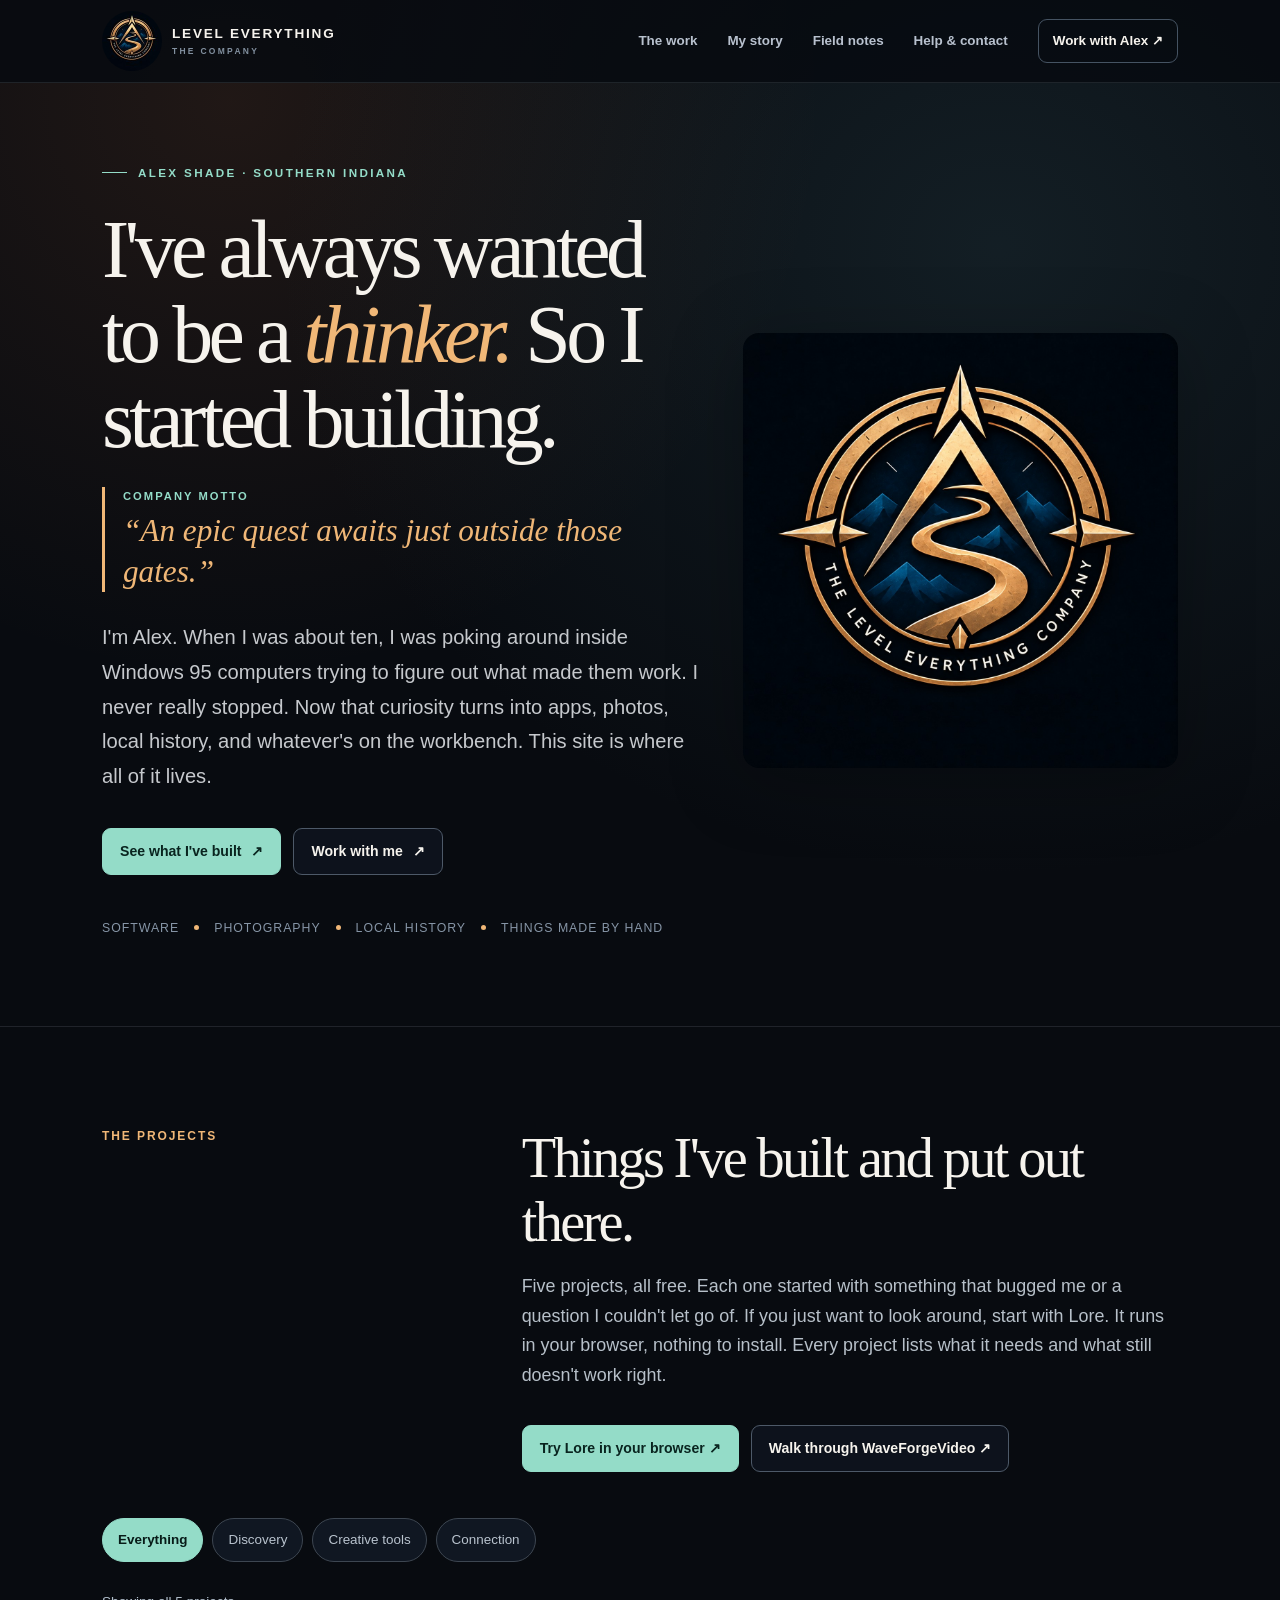
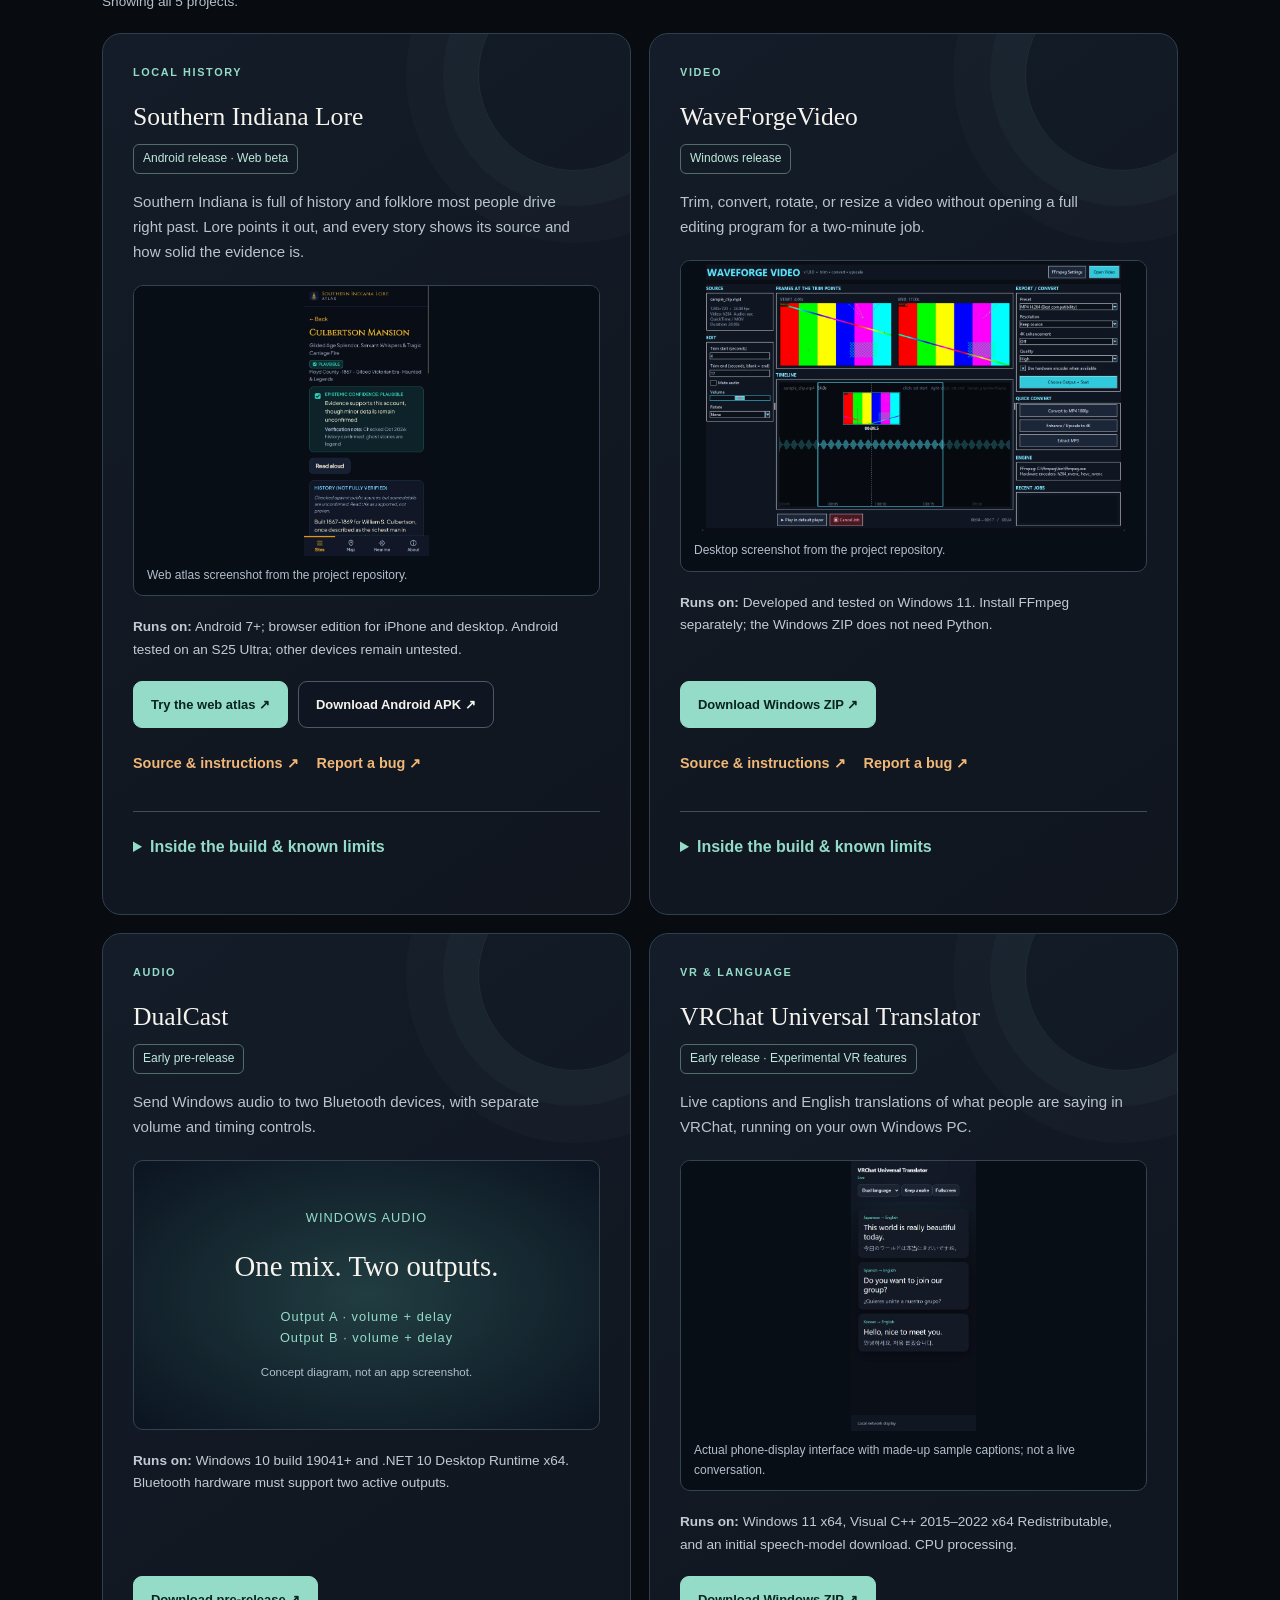
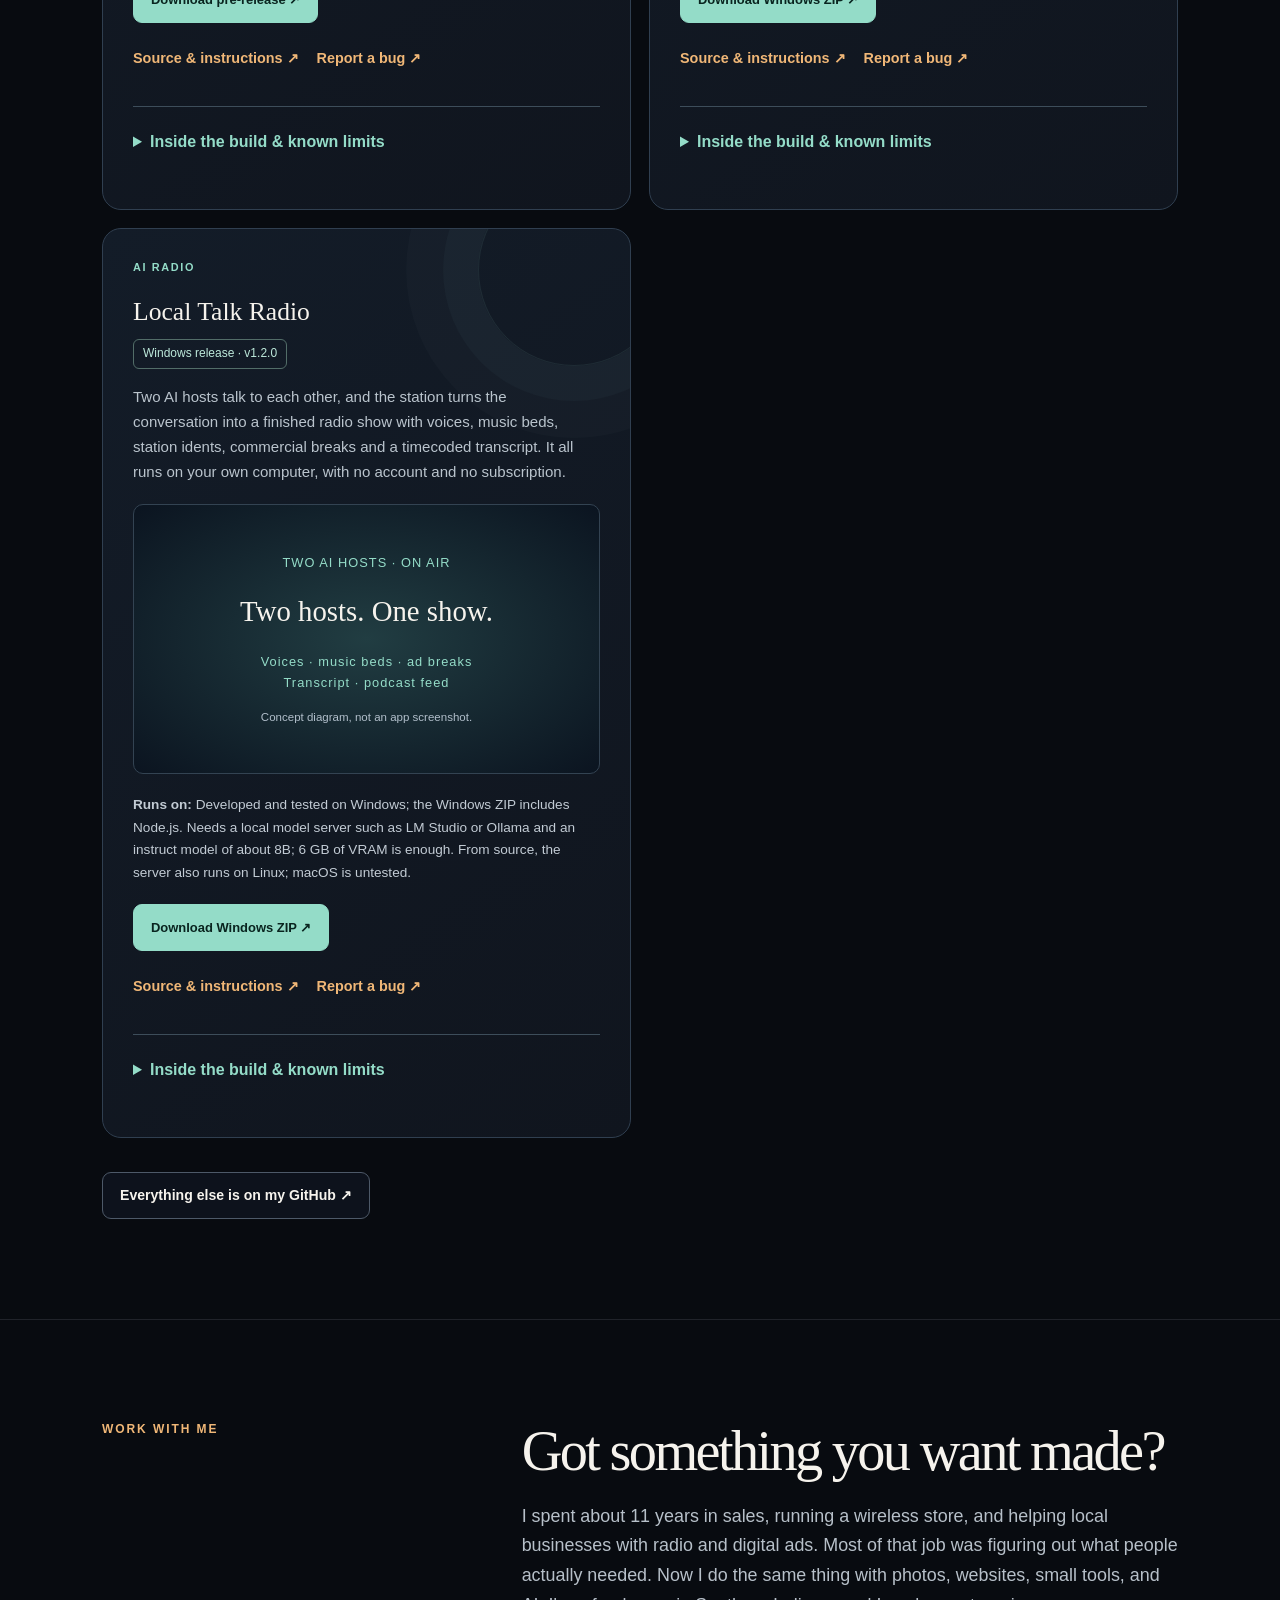
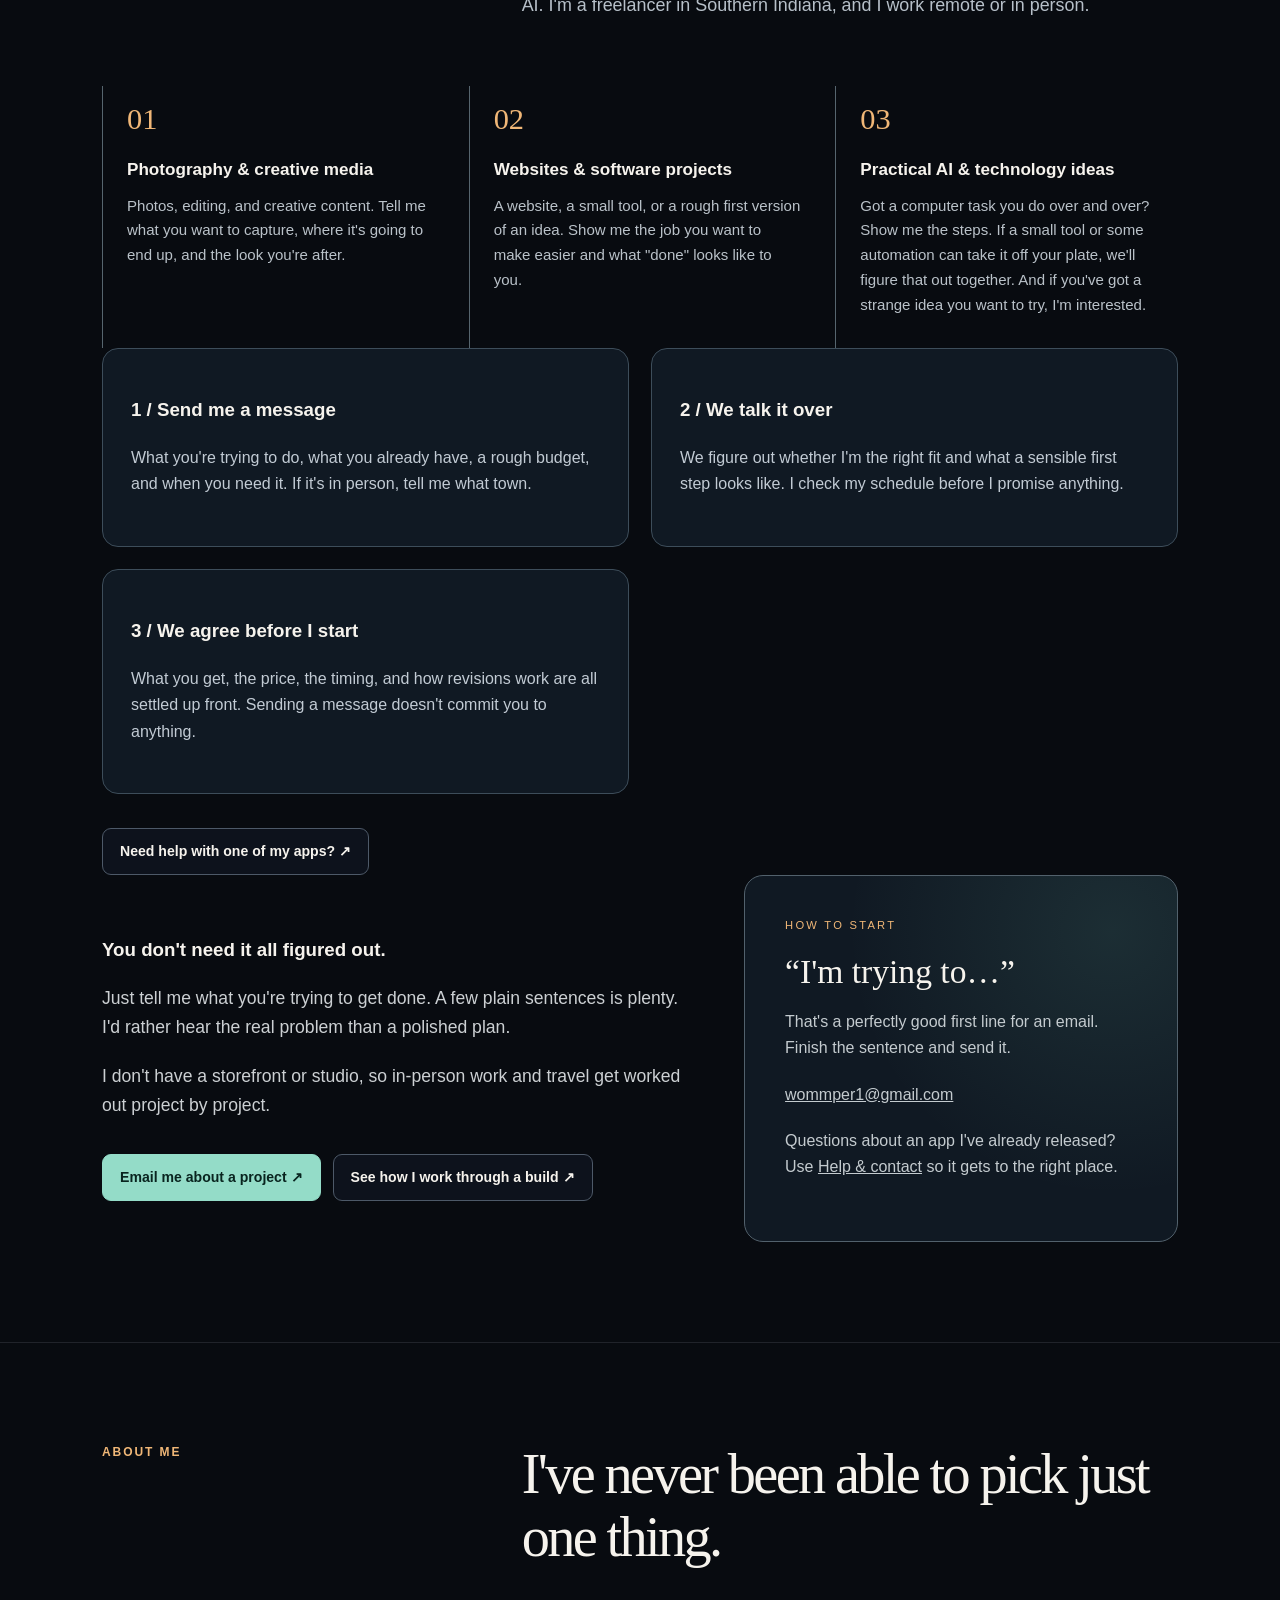
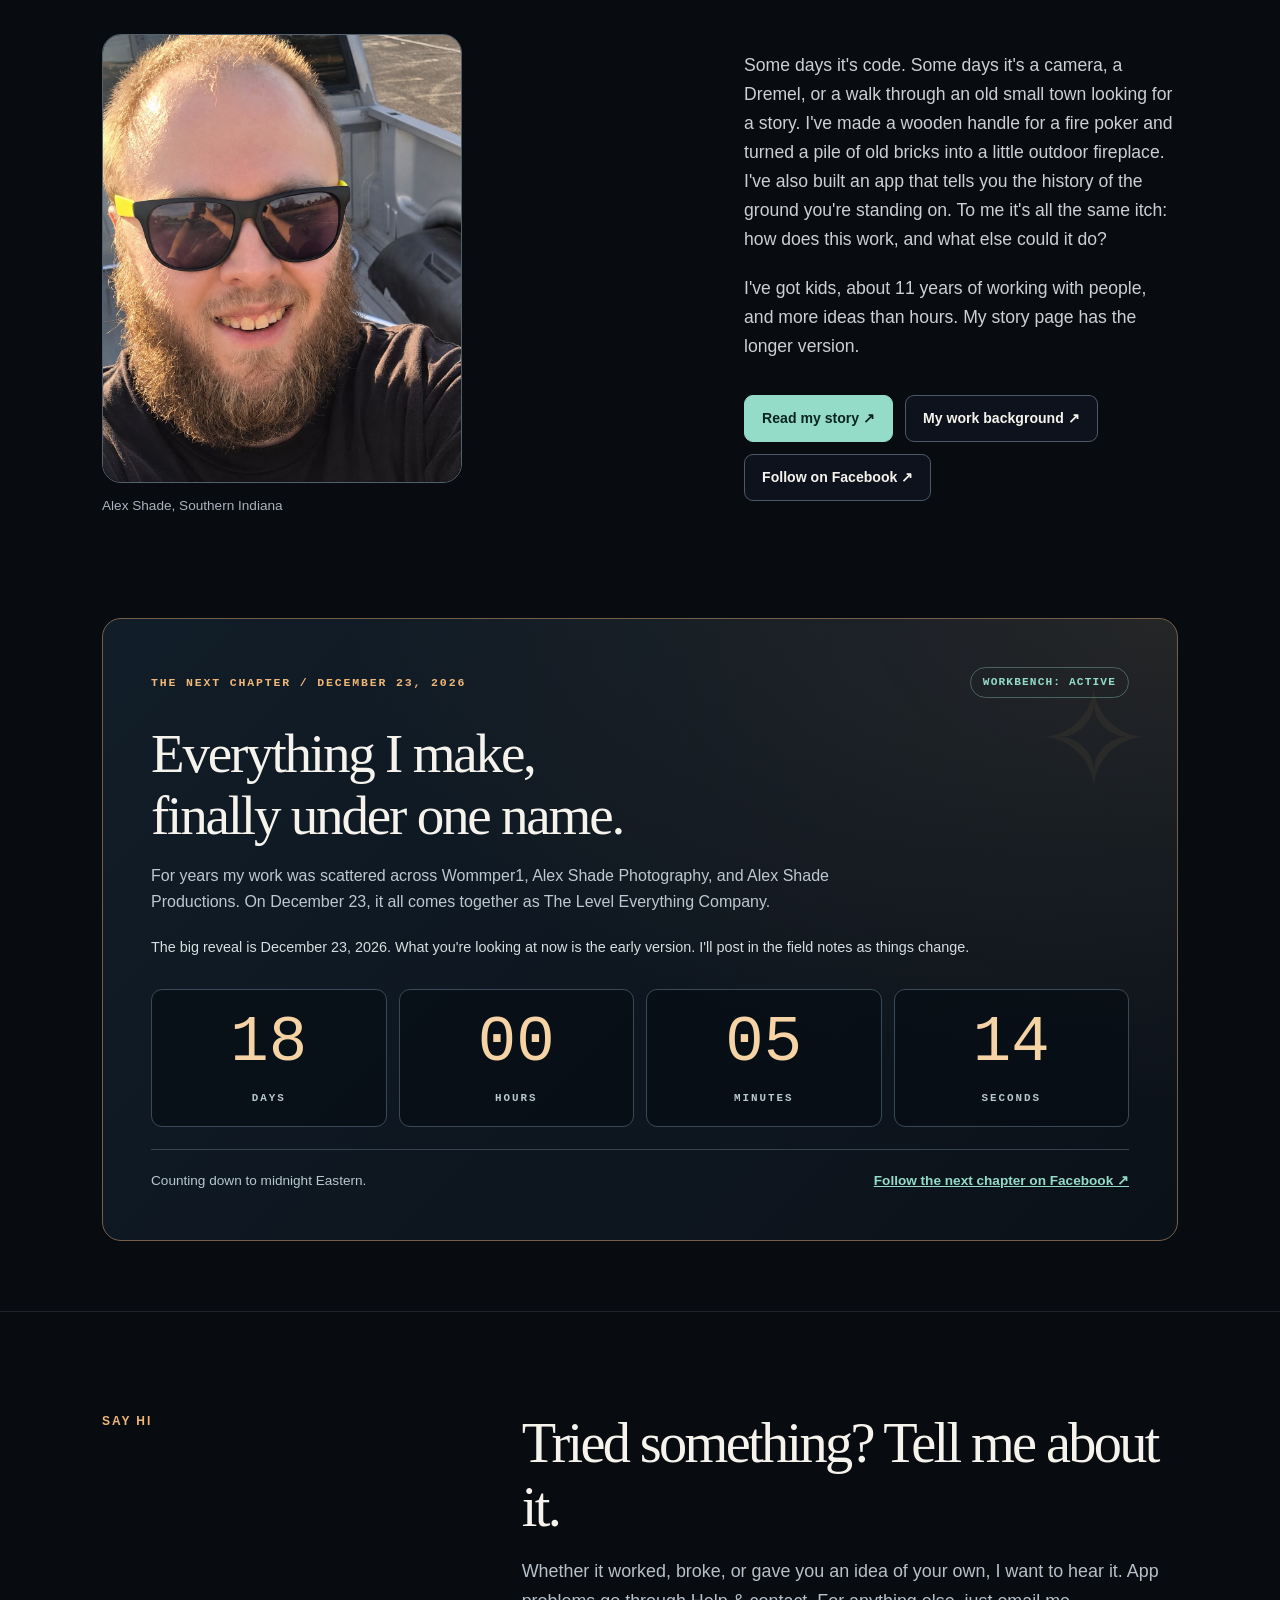
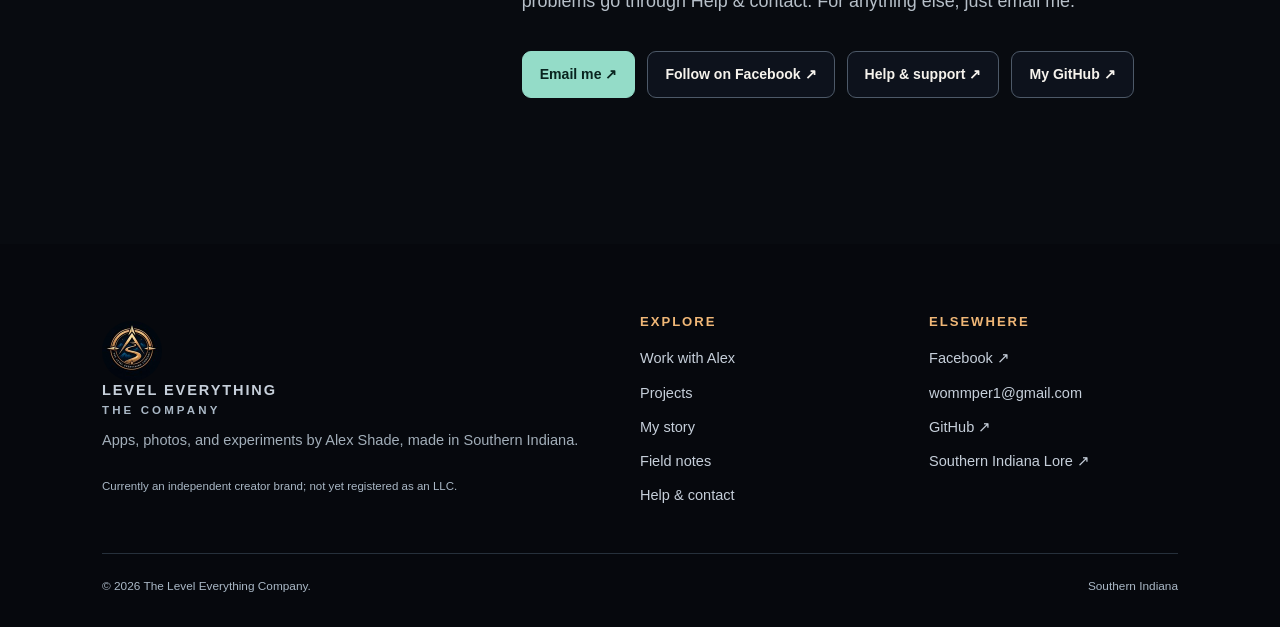
<file: index.html>
<!doctype html>
<html lang="en"><head>
<meta charset="utf-8"><meta name="viewport" content="width=device-width,initial-scale=1"><meta name="theme-color" content="#080b10"><meta name="color-scheme" content="dark">
<title>The Level Everything Company | Creative Technology by Alex</title>


<link rel="icon" type="image/png" sizes="64x64" href="favicon.png"><link rel="apple-touch-icon" href="apple-touch-icon.png"><link rel="stylesheet" href="styles.css?v=6">

<link rel="canonical" href="https://leveleverythingcompany.github.io/"><meta name="robots" content="index,follow"><script type="application/ld+json">{"@context":"https://schema.org","@type":"WebSite","name":"The Level Everything Company","alternateName":"Level Everything","url":"https://leveleverythingcompany.github.io/","description":"Independent creative technology projects, software, and maker experiments by Alex."}</script><meta name="description" content="Independent software, creative tools, and real-world experiments by Alex. Try Southern Indiana Lore, WaveForgeVideo, DualCast, the VRChat Universal Translator, and Local Talk Radio."><meta property="og:type" content="website"><meta property="og:site_name" content="The Level Everything Company"><meta property="og:title" content="The Level Everything Company | Creative Technology by Alex"><meta property="og:description" content="Independent software, creative tools, and real-world experiments by Alex. Try Southern Indiana Lore, WaveForgeVideo, DualCast, the VRChat Universal Translator, and Local Talk Radio."><meta property="og:url" content="https://leveleverythingcompany.github.io/"><meta property="og:image" content="https://leveleverythingcompany.github.io/social-preview.png"><meta property="og:image:width" content="1200"><meta property="og:image:height" content="630"><meta property="og:image:alt" content="The Level Everything Company — No single skill tree. Software. Stories. Experiments."><meta name="twitter:card" content="summary_large_image"><meta name="twitter:title" content="The Level Everything Company | Creative Technology by Alex"><meta name="twitter:description" content="Independent software, creative tools, and real-world experiments by Alex. Try Southern Indiana Lore, WaveForgeVideo, DualCast, the VRChat Universal Translator, and Local Talk Radio."><meta name="twitter:image" content="https://leveleverythingcompany.github.io/social-preview.png"><style>
.reveal-wrap{padding:0 0 70px}.reveal-console{position:relative;overflow:hidden;border:1px solid #756047;border-radius:19px;background:radial-gradient(ellipse at 100% 0,rgba(240,183,119,.1),transparent 55%),linear-gradient(135deg,#111d28,#0b1119);padding:clamp(24px,4vw,48px)}.reveal-console:after{content:'✧';position:absolute;right:25px;top:5px;font-size:140px;color:rgba(240,183,119,.06);pointer-events:none}.reveal-top{display:flex;gap:18px;justify-content:space-between;align-items:center;flex-wrap:wrap}.reveal-kicker{color:var(--ember);font:700 .72rem/1.5 monospace;letter-spacing:.16em;text-transform:uppercase}.reveal-state{color:var(--mint);border:1px solid #49635e;border-radius:30px;padding:7px 12px;font:600 .7rem/1.4 monospace;letter-spacing:.1em}.reveal-title{font:400 clamp(2rem,4.3vw,3.8rem)/1.12 Georgia,serif;letter-spacing:-.04em;margin:25px 0 16px;max-width:760px}.reveal-copy{color:#bdc8d0;max-width:720px}.reveal-digits{display:grid;grid-template-columns:repeat(4,minmax(0,1fr));gap:12px;margin:30px 0 22px;position:relative;z-index:1}.reveal-unit{border:1px solid #394957;background:rgba(4,10,17,.6);border-radius:11px;padding:20px 12px;text-align:center}.reveal-unit strong{display:block;font:500 clamp(2.3rem,5vw,4.3rem)/1.05 monospace;color:#f5d3a4;font-variant-numeric:tabular-nums}.reveal-unit span{display:block;color:#b7c8cf;font:600 .68rem/1.5 monospace;letter-spacing:.18em;text-transform:uppercase;margin-top:12px}.reveal-date{color:#d5dedf;font-size:.9rem}.reveal-foot{border-top:1px solid #354451;padding-top:20px;display:flex;justify-content:space-between;align-items:center;gap:18px;flex-wrap:wrap}.reveal-foot p{margin:0;color:#b7c8cf;font-size:.85rem}.reveal-foot a{color:var(--mint);font-size:.85rem;font-weight:700}.reveal-console [hidden]{display:none!important}
@media(max-width:520px){.reveal-digits{grid-template-columns:repeat(2,minmax(0,1fr));gap:10px}.reveal-unit{padding:19px 10px}.reveal-wrap{padding-bottom:50px}}
</style></head><body>
<a class="skip" href="#main">Skip to content</a>
<header class="nav-wrap"><div class="container nav"><a class="brand" href="index.html" aria-label="The Level Everything Company home"><img class="brand-logo" src="company-logo-small.jpg" alt="" width="60" height="60"><span>LEVEL EVERYTHING <small>THE COMPANY</small></span></a><nav class="nav-links" aria-label="Main navigation"><a href="#work">The work</a><a href="story.html">My story</a><a href="field-notes.html">Field notes</a><a href="help.html">Help &amp; contact</a><a class="nav-cta" href="#hire">Work with Alex ↗</a></nav></div></header>
<main id="main" tabindex="-1">
<div class="container hero"><div><div class="eyebrow">Alex Shade · Southern Indiana</div><h1>I've always wanted to be a <em>thinker.</em> So I started building.</h1><p class="motto"><span class="motto-label">Company motto</span><span class="motto-line">“An epic quest awaits just outside those gates.”</span></p><p class="intro">I'm Alex. When I was about ten, I was poking around inside Windows 95 computers trying to figure out what made them work. I never really stopped. Now that curiosity turns into apps, photos, local history, and whatever's on the workbench. This site is where all of it lives.</p><div class="btn-row"><a class="button primary" href="#work">See what I've built <span aria-hidden="true">↗</span></a><a class="button ghost" href="#hire">Work with me <span aria-hidden="true">↗</span></a></div><div class="under-hero"><span>Software</span><span class="dot"></span><span>Photography</span><span class="dot"></span><span>Local history</span><span class="dot"></span><span>Things made by hand</span></div></div>
<div class="hero-logo"><img src="company-logo.jpg" alt="The Level Everything Company compass badge with mountains and a winding path" width="1254" height="1254" fetchpriority="high"></div></div>
<section id="work" class="section"><div class="container"><div class="section-head"><div class="section-number">The projects</div><div><h2>Things I've built and put out there.</h2><p class="section-lead">Five projects, all free. Each one started with something that bugged me or a question I couldn't let go of. If you just want to look around, start with Lore. It runs in your browser, nothing to install. Every project lists what it needs and what still doesn't work right.</p><div class="btn-row"><a class="button primary" href="https://wommper1.github.io/southern-indiana-lore/">Try Lore in your browser ↗</a><a class="button ghost" href="field-notes.html#waveforge-walkthrough">Walk through WaveForgeVideo ↗</a></div></div></div><div class="project-controls" role="group" aria-label="Filter projects by theme"><button class="filter-button" type="button" data-filter="all" aria-pressed="true">Everything</button><button class="filter-button" type="button" data-filter="discovery" aria-pressed="false">Discovery</button><button class="filter-button" type="button" data-filter="creative" aria-pressed="false">Creative tools</button><button class="filter-button" type="button" data-filter="human" aria-pressed="false">Connection</button></div><p id="project-count" class="filter-status" role="status" aria-live="polite">Showing all 5 projects.</p><div class="project-grid"><article class="project" data-project="discovery"><span class="tag">Local history</span><h3>Southern Indiana Lore</h3><span class="status">Android release · Web beta</span><p>Southern Indiana is full of history and folklore most people drive right past. Lore points it out, and every story shows its source and how solid the evidence is.</p><figure class="project-preview"><a href="lore-preview.jpg" aria-label="Enlarge Southern Indiana Lore screenshot"><img src="lore-preview.jpg" width="750" height="1624" alt="A real Lore web atlas site page with history and a confidence badge." loading="lazy" decoding="async"></a><figcaption>Web atlas screenshot from the project repository.</figcaption></figure><p class="requirements"><strong>Runs on:</strong> Android 7+; browser edition for iPhone and desktop. Android tested on an S25 Ultra; other devices remain untested.</p><div class="project-actions"><a class="button primary" href="https://wommper1.github.io/southern-indiana-lore/">Try the web atlas ↗</a><a class="button ghost" href="https://github.com/Wommper1/southern-indiana-lore/releases/tag/v1.0.1">Download Android APK ↗</a></div><div class="project-links"><a href="https://github.com/Wommper1/southern-indiana-lore">Source &amp; instructions ↗</a><a href="https://github.com/Wommper1/southern-indiana-lore/issues">Report a bug ↗</a></div><details><summary>Inside the build &amp; known limits</summary><p><strong>Why I built it:</strong> I kept wondering what stories were sitting in the places I pass every day. I wanted a phone that would tell me.</p><p><strong>What it does:</strong> Offline site data, location alerts, narration, and a browser atlas.</p><p><strong>What's still rough:</strong> GPS alerts are an Android feature. The web atlas needs to stay open for Near me. The map is schematic, and some historical details remain unverified.</p><a href="https://github.com/Wommper1/southern-indiana-lore/blob/main/docs/VERIFICATION_LOG.md">Read the verification log ↗</a></details></article>
<article class="project" data-project="creative"><span class="tag">Video</span><h3>WaveForgeVideo</h3><span class="status">Windows release</span><p>Trim, convert, rotate, or resize a video without opening a full editing program for a two-minute job.</p><figure class="project-preview"><a href="waveforge-preview.png" aria-label="Enlarge WaveForgeVideo screenshot"><img src="waveforge-preview.png" width="1220" height="780" alt="The real WaveForge Video desktop window showing its video editing controls." loading="lazy" decoding="async"></a><figcaption>Desktop screenshot from the project repository.</figcaption></figure><p class="requirements"><strong>Runs on:</strong> Developed and tested on Windows 11. Install FFmpeg separately; the Windows ZIP does not need Python.</p><div class="project-actions"><a class="button primary" href="https://github.com/Wommper1/WaveForgeVideo/releases/tag/v1.1.0">Download Windows ZIP ↗</a></div><div class="project-links"><a href="https://github.com/Wommper1/WaveForgeVideo">Source &amp; instructions ↗</a><a href="https://github.com/Wommper1/WaveForgeVideo/issues">Report a bug ↗</a></div><details><summary>Inside the build &amp; known limits</summary><p><strong>Why I built it:</strong> Sometimes I just need part of a clip, or the same clip in a different format. That shouldn't take a whole editing project.</p><p><strong>What it does:</strong> A desktop front end for FFmpeg, with trim controls, previews, conversion, and export logging.</p><p><strong>What's still rough:</strong> One clip at a time. Previews are still frames; there is no multi-clip timeline. Trimming re-encodes video.</p><a href="https://github.com/Wommper1/WaveForgeVideo/blob/main/docs/USER_GUIDE.md">Read the user guide ↗</a></details></article>
<article class="project" data-project="creative"><span class="tag">Audio</span><h3>DualCast</h3><span class="status">Early pre-release</span><p>Send Windows audio to two Bluetooth devices, with separate volume and timing controls.</p><div class="project-visual" aria-label="DualCast audio routing illustration"><span>WINDOWS AUDIO</span><strong>One mix. Two outputs.</strong><span>Output A · volume + delay<br>Output B · volume + delay</span><small>Concept diagram, not an app screenshot.</small></div><p class="requirements"><strong>Runs on:</strong> Windows 10 build 19041+ and .NET 10 Desktop Runtime x64. Bluetooth hardware must support two active outputs.</p><div class="project-actions"><a class="button primary" href="https://github.com/Wommper1/DualCast/releases/tag/v1.0.1">Download pre-release ↗</a></div><div class="project-links"><a href="https://github.com/Wommper1/DualCast">Source &amp; instructions ↗</a><a href="https://github.com/Wommper1/DualCast/issues">Report a bug ↗</a></div><details><summary>Inside the build &amp; known limits</summary><p><strong>Why I built it:</strong> I wanted the same sound playing on two Bluetooth devices at once, and Windows doesn't make that easy.</p><p><strong>What it does:</strong> Independent output queues, volume, sync calibration, and session health controls.</p><p><strong>What's still rough:</strong> Streaming to two real devices is still being tested. Bluetooth clocks can drift; calibration or a restart may be needed. DRM audio is not captured.</p><a href="https://github.com/Wommper1/DualCast/blob/master/VERIFICATION.md">See what was tested ↗</a></details></article>
<article class="project" data-project="human"><span class="tag">VR &amp; language</span><h3>VRChat Universal Translator</h3><span class="status">Early release · Experimental VR features</span><p>Live captions and English translations of what people are saying in VRChat, running on your own Windows PC.</p><figure class="project-preview"><a href="translator-preview.png" aria-label="Enlarge VRChat Universal Translator screenshot"><img src="translator-preview.png" width="375" height="812" alt="The translator phone display showing original-language text and English sample captions." loading="lazy" decoding="async"></a><figcaption>Actual phone-display interface with made-up sample captions; not a live conversation.</figcaption></figure><p class="requirements"><strong>Runs on:</strong> Windows 11 x64, Visual C++ 2015–2022 x64 Redistributable, and an initial speech-model download. CPU processing.</p><div class="project-actions"><a class="button primary" href="https://github.com/Wommper1/VRChatUniversalTranslator/releases/tag/v1.1.5">Download Windows ZIP ↗</a></div><div class="project-links"><a href="https://github.com/Wommper1/VRChatUniversalTranslator">Source &amp; instructions ↗</a><a href="https://github.com/Wommper1/VRChatUniversalTranslator/issues">Report a bug ↗</a></div><details><summary>Inside the build &amp; known limits</summary><p><strong>Why I built it:</strong> VRChat puts you in a room with people from all over the world. I wanted a way to follow along when they aren't speaking English.</p><p><strong>What it does:</strong> Local speech recognition, translated captions, desktop overlays, and an optional local phone display.</p><p><strong>What's still rough:</strong> Automatic captions can be wrong. SteamVR, phone display, and speaker labels still need full real-device acceptance testing. Independent project; not affiliated with VRChat Inc.</p><a href="https://github.com/Wommper1/VRChatUniversalTranslator/blob/main/VERIFICATION.md">Read testing evidence ↗</a></details></article>

<article class="project" data-project="creative"><span class="tag">AI radio</span><h3>Local Talk Radio</h3><span class="status">Windows release · v1.2.0</span><p>Two AI hosts talk to each other, and the station turns the conversation into a finished radio show with voices, music beds, station idents, commercial breaks and a timecoded transcript. It all runs on your own computer, with no account and no subscription.</p><div class="project-visual" aria-label="Local Talk Radio show illustration"><span>TWO AI HOSTS · ON AIR</span><strong>Two hosts. One show.</strong><span>Voices · music beds · ad breaks<br>Transcript · podcast feed</span><small>Concept diagram, not an app screenshot.</small></div><p class="requirements"><strong>Runs on:</strong> Developed and tested on Windows; the Windows ZIP includes Node.js. Needs a local model server such as LM Studio or Ollama and an instruct model of about 8B; 6 GB of VRAM is enough. From source, the server also runs on Linux; macOS is untested.</p><div class="project-actions"><a class="button primary" href="https://github.com/Wommper1/ai-talk-radio/releases/tag/v1.2.0">Download Windows ZIP ↗</a></div><div class="project-links"><a href="https://github.com/Wommper1/ai-talk-radio">Source &amp; instructions ↗</a><a href="https://github.com/Wommper1/ai-talk-radio/issues">Report a bug ↗</a></div><details><summary>Inside the build &amp; known limits</summary><p><strong>Why I built it:</strong> I spent years helping local businesses get on the radio, writing ad copy and helping with recordings. I wanted to see if the gear I already have could run a whole station by itself, from the hosts all the way to the commercial breaks.</p><p><strong>What it does:</strong> Two separate AI hosts take turns answering each other, and you hear each line a few seconds after it's written. You can call in by typing a name and a line, hosts can refer back to earlier shows, and the Podcast tab publishes the shows you pick as MP3s with a podcast feed and a small website.</p><p><strong>What's still rough:</strong> The download isn't code-signed, so Windows may warn you; choose More info → Run anyway. The optional Edge voices send each line's text to Microsoft and use an unofficial service that may change. Some Piper voices don't allow commercial use, so check a voice's license before publishing shows. The station has no login, so keep it on your own PC and never expose it to a network.</p><a href="https://github.com/Wommper1/ai-talk-radio/blob/master/docs/guides/GETTING_STARTED.md">Read the getting-started guide ↗</a></details></article>
</div><div class="btn-row"><a class="button ghost" href="https://github.com/Wommper1" target="_blank" rel="noopener noreferrer">Everything else is on my GitHub ↗</a></div></div></section>
<section id="hire" class="section"><div class="container"><div class="section-head"><div class="section-number">Work with me</div><div><h2>Got something you want made?</h2><p class="section-lead">I spent about 11 years in sales, running a wireless store, and helping local businesses with radio and digital ads. Most of that job was figuring out what people actually needed. Now I do the same thing with photos, websites, small tools, and AI. I'm a freelancer in Southern Indiana, and I work remote or in person.</p></div></div><div class="principles"><article class="principle"><div class="icon">01</div><h3>Photography &amp; creative media</h3><p>Photos, editing, and creative content. Tell me what you want to capture, where it's going to end up, and the look you're after.</p></article><article class="principle"><div class="icon">02</div><h3>Websites &amp; software projects</h3><p>A website, a small tool, or a rough first version of an idea. Show me the job you want to make easier and what "done" looks like to you.</p></article><article class="principle"><div class="icon">03</div><h3>Practical AI &amp; technology ideas</h3><p>Got a computer task you do over and over? Show me the steps. If a small tool or some automation can take it off your plate, we'll figure that out together. And if you've got a strange idea you want to try, I'm interested.</p></article></div><div class="help-grid" aria-label="How a project starts"><article class="help-card"><h3>1 / Send me a message</h3><p>What you're trying to do, what you already have, a rough budget, and when you need it. If it's in person, tell me what town.</p></article><article class="help-card"><h3>2 / We talk it over</h3><p>We figure out whether I'm the right fit and what a sensible first step looks like. I check my schedule before I promise anything.</p></article><article class="help-card"><h3>3 / We agree before I start</h3><p>What you get, the price, the timing, and how revisions work are all settled up front. Sending a message doesn't commit you to anything.</p></article></div><div class="btn-row"><a class="button ghost" href="help.html">Need help with one of my apps? ↗</a></div><div class="story-panel"><div class="story-words"><h3>You don't need it all figured out.</h3><p>Just tell me what you're trying to get done. A few plain sentences is plenty. I'd rather hear the real problem than a polished plan.</p><p>I don't have a storefront or studio, so in-person work and travel get worked out project by project.</p><div class="btn-row"><a class="button primary" href="mailto:wommper1@gmail.com?subject=Project%20inquiry%20%E2%80%94%20The%20Level%20Everything%20Company&amp;body=Hi%20Alex%2C%0A%0AI%20am%20trying%20to%3A%0A%0AThe%20result%20I%20need%3A%0A%0AWhat%20I%20already%20have%3A%0A%0ABudget%20range%3A%0APreferred%20timing%3A%0ARemote%20or%20in%20person%20%28town/area%29%3A%0A%0AThanks%21">Email me about a project ↗</a><a class="button ghost" href="field-notes.html#waveforge-walkthrough">See how I work through a build ↗</a></div></div><aside class="future-card"><div class="stamp">How to start</div><h3>“I'm trying to…”</h3><p>That's a perfectly good first line for an email. Finish the sentence and send it.</p><p><a href="mailto:wommper1@gmail.com">wommper1@gmail.com</a></p><p>Questions about an app I've already released? Use <a href="help.html">Help &amp; contact</a> so it gets to the right place.</p></aside></div></div></section>
<section id="story" class="section"><div class="container"><div class="section-head"><div class="section-number">About me</div><div><h2>I've never been able to pick just one thing.</h2></div></div><div class="story-panel"><figure style="margin:0;max-width:360px"><img src="alex-shade-portrait.jpg" width="1122" height="1402" alt="Alex Shade smiling outdoors, wearing sunglasses" loading="lazy" style="display:block;width:100%;height:auto;border-radius:19px;border:1px solid #52616c"><figcaption style="padding-top:12px;color:#aab3be;font-size:.85rem">Alex Shade, Southern Indiana</figcaption></figure><div class="story-words"><p>Some days it's code. Some days it's a camera, a Dremel, or a walk through an old small town looking for a story. I've made a wooden handle for a fire poker and turned a pile of old bricks into a little outdoor fireplace. I've also built an app that tells you the history of the ground you're standing on. To me it's all the same itch: how does this work, and what else could it do?</p><p>I've got kids, about 11 years of working with people, and more ideas than hours. My story page has the longer version.</p><div class="btn-row"><a class="button primary" href="story.html">Read my story ↗</a><a class="button ghost" href="story.html#experience">My work background ↗</a><a class="button ghost" href="https://www.facebook.com/profile.php?id=61595716748531" target="_blank" rel="noopener noreferrer">Follow on Facebook ↗</a></div></div></div></div></section>
<section id="reveal" class="reveal-wrap" aria-labelledby="reveal-title"><div class="container"><div class="reveal-console"><div class="reveal-top"><span class="reveal-kicker">The next chapter / December 23, 2026</span><span id="reveal-state" class="reveal-state">WORKBENCH: ACTIVE</span></div><h2 id="reveal-title" class="reveal-title">Everything I make,<br>finally under one name.</h2><p class="reveal-copy">For years my work was scattered across Wommper1, Alex Shade Photography, and Alex Shade Productions. On December 23, it all comes together as The Level Everything Company.</p><p class="reveal-date">The big reveal is <time datetime="2026-12-23T00:00:00-05:00">December 23, 2026</time>. What you're looking at now is the early version. I'll post in the field notes as things change.</p><div id="reveal-digits" class="reveal-digits" role="timer" aria-live="off" aria-label="Time until December 23, 2026, at midnight Eastern"><div class="reveal-unit"><strong data-count="days">—</strong><span>Days</span></div><div class="reveal-unit"><strong data-count="hours">—</strong><span>Hours</span></div><div class="reveal-unit"><strong data-count="minutes">—</strong><span>Minutes</span></div><div class="reveal-unit"><strong data-count="seconds">—</strong><span>Seconds</span></div></div><p id="reveal-arrived" class="reveal-copy" hidden>December 23 is here. Everything I make now lives under The Level Everything Company. Thanks for being here for it.</p><noscript><p class="reveal-copy">The reveal date is December 23, 2026. Enable JavaScript to see the live countdown.</p></noscript><div class="reveal-foot"><p id="reveal-note">Counting down to midnight Eastern.</p><a href="https://www.facebook.com/profile.php?id=61595716748531" target="_blank" rel="noopener noreferrer">Follow the next chapter on Facebook ↗</a></div></div></div></section>
<section id="connect" class="section"><div class="container"><div class="section-head"><div class="section-number">Say hi</div><div><h2>Tried something? Tell me about it.</h2><p class="section-lead">Whether it worked, broke, or gave you an idea of your own, I want to hear it. App problems go through Help &amp; contact. For anything else, just email me.</p><div class="btn-row"><a class="button primary" href="mailto:wommper1@gmail.com">Email me ↗</a><a class="button ghost" href="https://www.facebook.com/profile.php?id=61595716748531" target="_blank" rel="noopener noreferrer">Follow on Facebook ↗</a><a class="button ghost" href="help.html">Help &amp; support ↗</a><a class="button ghost" href="https://github.com/Wommper1" target="_blank" rel="noopener noreferrer">My GitHub ↗</a></div></div></div></div></section>
</main>
<footer class="footer"><div class="container"><div class="footer-grid"><div><a class="brand" href="index.html"><img class="brand-logo" src="company-logo-small.jpg" alt="" width="60" height="60"><span>LEVEL EVERYTHING <small>THE COMPANY</small></span></a><p>Apps, photos, and experiments by Alex Shade, made in Southern Indiana.</p><small>Currently an independent creator brand; not yet registered as an LLC.</small></div><div><h3>Explore</h3><a href="#hire">Work with Alex</a><a href="#work">Projects</a><a href="story.html">My story</a><a href="field-notes.html">Field notes</a><a href="help.html">Help &amp; contact</a></div><div><h3>Elsewhere</h3><a href="https://www.facebook.com/profile.php?id=61595716748531" target="_blank" rel="noopener noreferrer">Facebook ↗</a><a href="mailto:wommper1@gmail.com">wommper1@gmail.com</a><a href="https://github.com/Wommper1" target="_blank" rel="noopener noreferrer">GitHub ↗</a><a href="https://github.com/Wommper1/southern-indiana-lore" target="_blank" rel="noopener noreferrer">Southern Indiana Lore ↗</a></div></div><div class="footer-bottom"><span>© <span data-year>2026</span> The Level Everything Company.</span><span>Southern Indiana</span></div></div></footer>
<script src="site.js?v=3" defer></script>
<script>(() => {
  const target = Date.parse('2026-12-23T00:00:00-05:00');
  const panel = document.getElementById('reveal-digits');
  if (!panel) return;
  let clock;
  function update() {
    const remaining = Math.max(0, Math.ceil((target - Date.now()) / 1000));
    const values = { days: Math.floor(remaining / 86400), hours: Math.floor(remaining / 3600) % 24, minutes: Math.floor(remaining / 60) % 60, seconds: remaining % 60 };
    Object.entries(values).forEach(([name, value]) => {
      const node = panel.querySelector('[data-count="' + name + '"]');
      if (node) node.textContent = String(value).padStart(2, '0');
    });
    if (remaining === 0) {
      panel.hidden = true;
      document.getElementById('reveal-arrived').hidden = false;
      document.getElementById('reveal-state').textContent = 'THE NEXT CHAPTER';
      document.getElementById('reveal-note').textContent = 'Thanks for following along.';
      if (clock) clearInterval(clock);
      return true;
    }
    return false;
  }
  if (!update()) clock = setInterval(update, 1000);
})();</script>
</body></html>
</file>
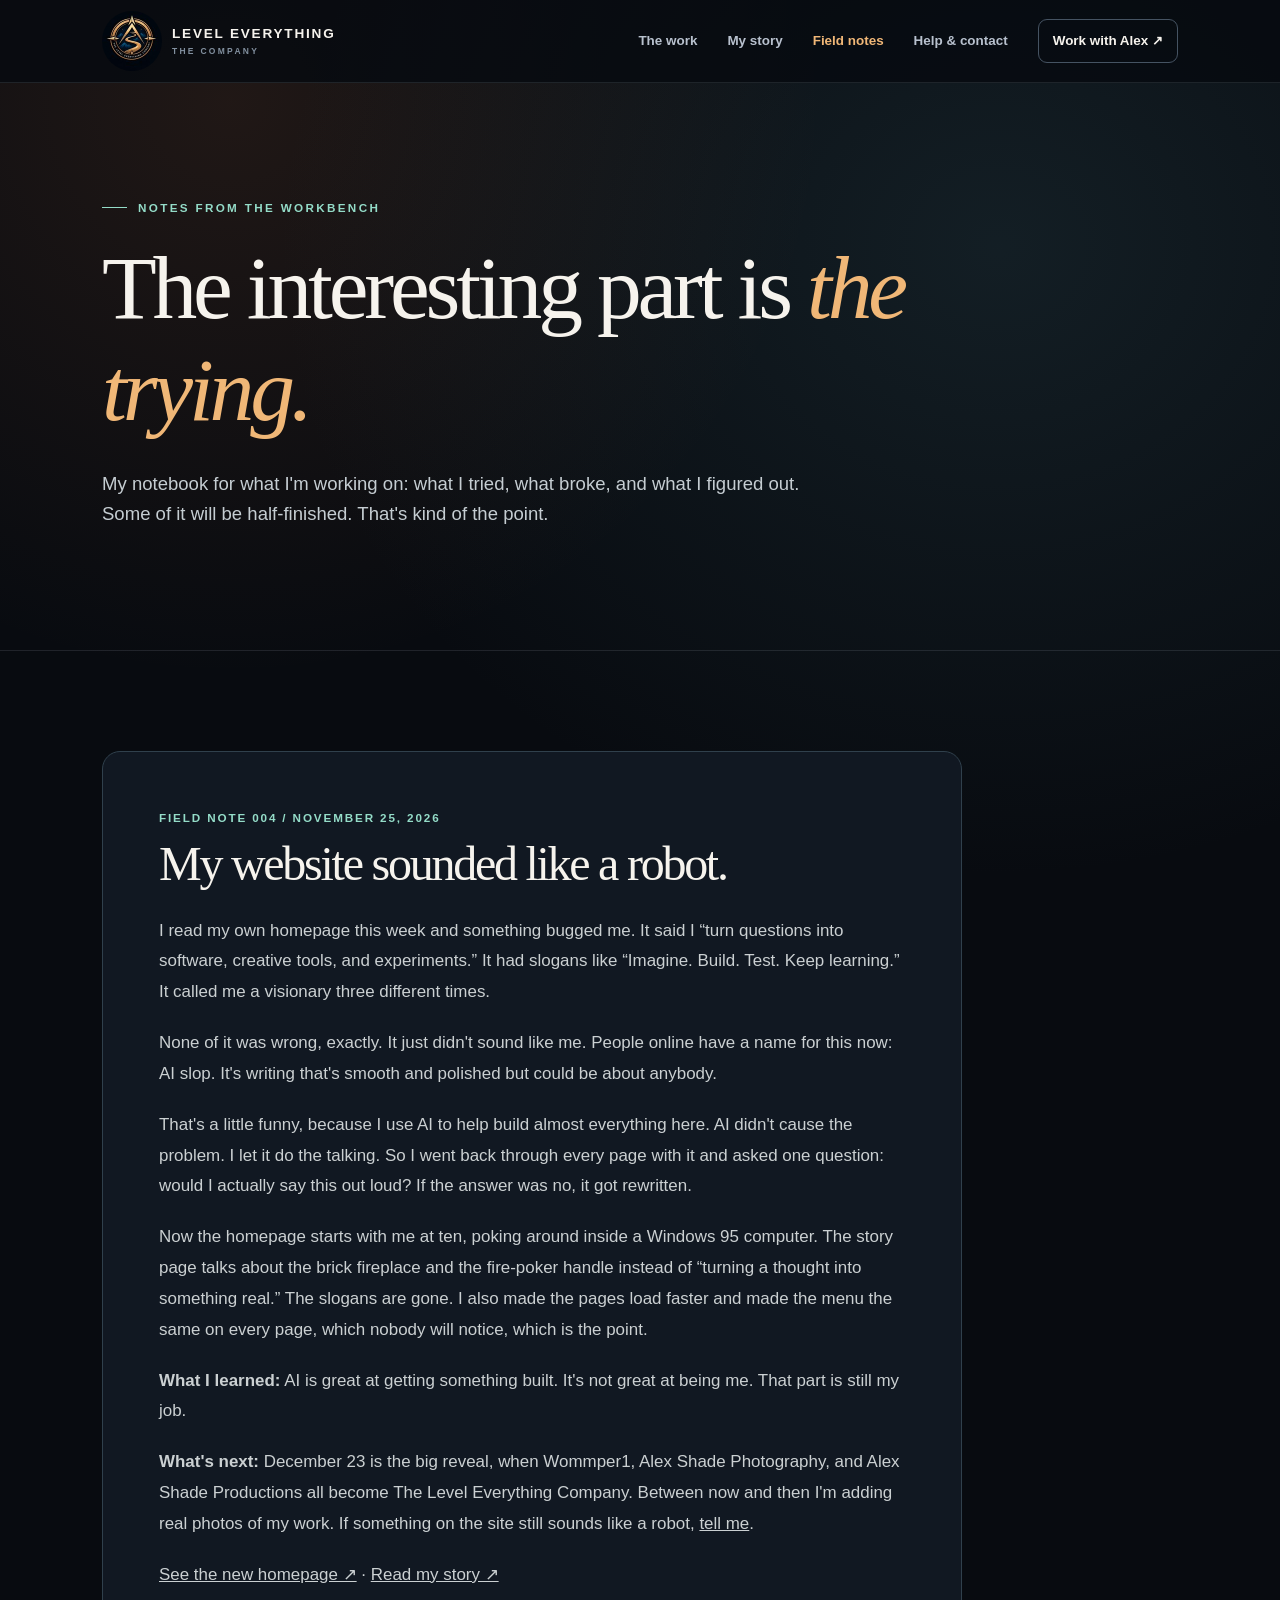
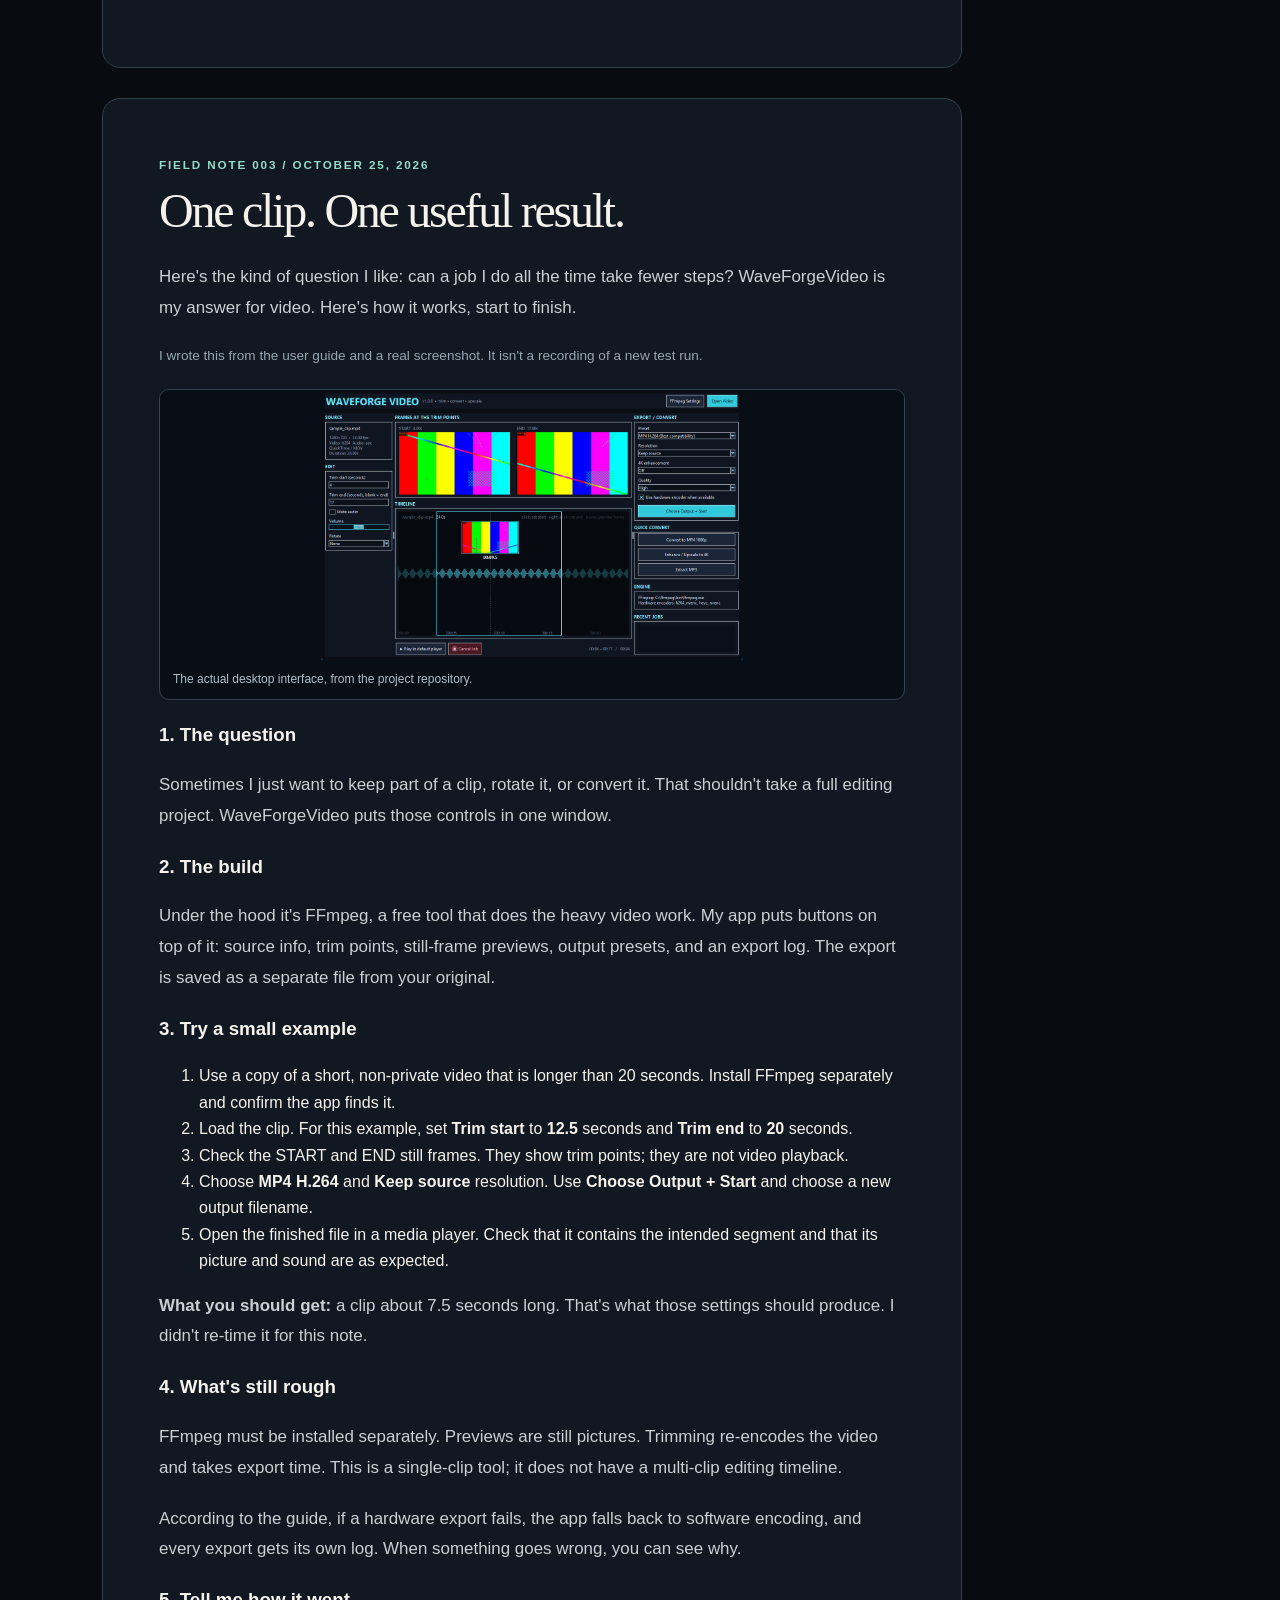
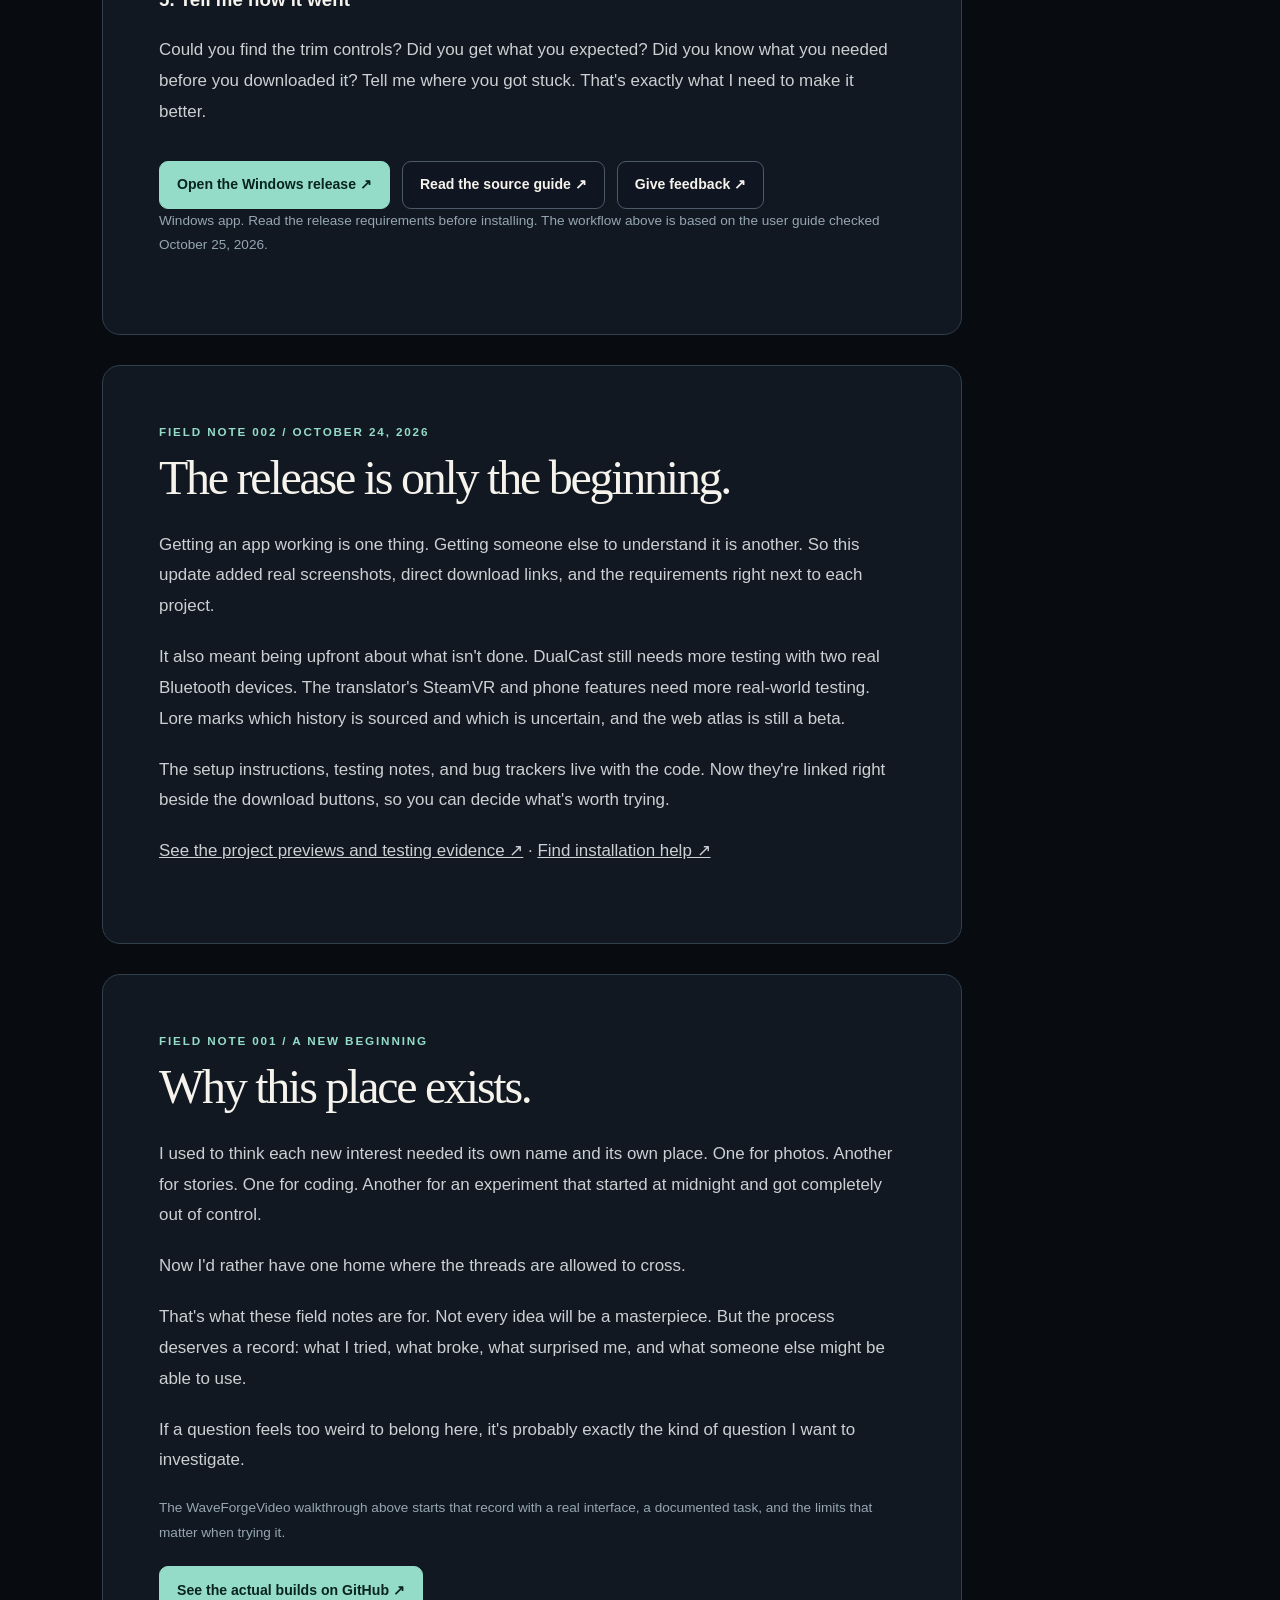
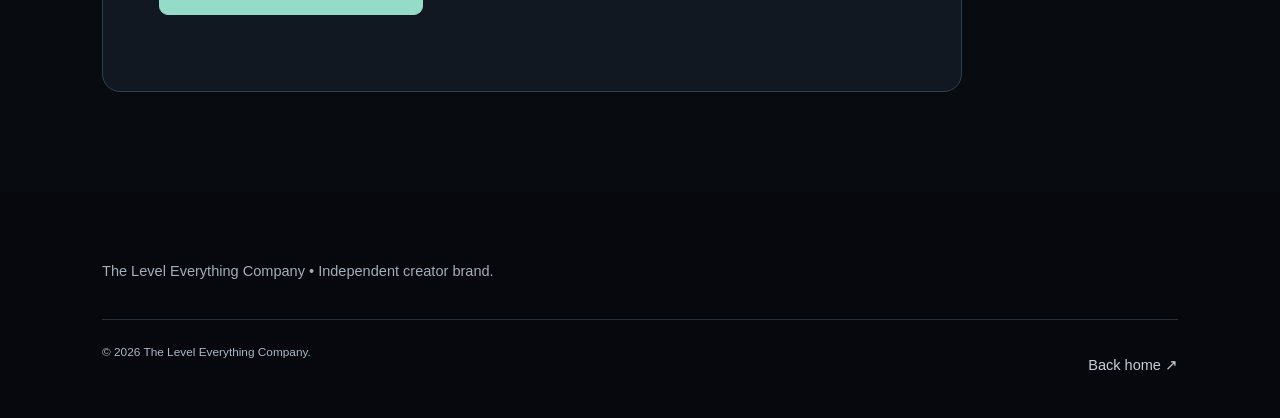
<file: field-notes.html>
<!doctype html><html lang="en"><head><meta charset="utf-8"><meta name="viewport" content="width=device-width,initial-scale=1"><meta name="theme-color" content="#080b10"><title>Field Notes | The Level Everything Company</title><link rel="icon" type="image/png" sizes="64x64" href="favicon.png"><link rel="apple-touch-icon" href="apple-touch-icon.png"><link rel="stylesheet" href="styles.css?v=6"><link rel="canonical" href="https://leveleverythingcompany.github.io/field-notes.html"><meta name="robots" content="index,follow"><meta name="description" content="Alex Shade’s workshop notebook: what I tried, what broke, and what I figured out building apps and experiments in Southern Indiana."><meta property="og:type" content="website"><meta property="og:site_name" content="The Level Everything Company"><meta property="og:title" content="Field Notes | The Level Everything Company"><meta property="og:description" content="Alex Shade’s workshop notebook: what I tried, what broke, and what I figured out building apps and experiments in Southern Indiana."><meta property="og:url" content="https://leveleverythingcompany.github.io/field-notes.html"><meta property="og:image" content="https://leveleverythingcompany.github.io/social-preview.png"><meta property="og:image:width" content="1200"><meta property="og:image:height" content="630"><meta property="og:image:alt" content="The Level Everything Company — No single skill tree. Software. Stories. Experiments."><meta name="twitter:card" content="summary_large_image"><meta name="twitter:title" content="Field Notes | The Level Everything Company"><meta name="twitter:description" content="Alex Shade’s workshop notebook: what I tried, what broke, and what I figured out building apps and experiments in Southern Indiana."><meta name="twitter:image" content="https://leveleverythingcompany.github.io/social-preview.png"></head><body><a class="skip" href="#main">Skip to content</a><header class="nav-wrap"><div class="container nav"><a class="brand" href="index.html"><img class="brand-logo" src="company-logo-small.jpg" alt="" width="60" height="60"><span>LEVEL EVERYTHING <small>THE COMPANY</small></span></a><nav class="nav-links" aria-label="Main navigation"><a href="index.html#work">The work</a><a href="story.html">My story</a><a href="field-notes.html" aria-current="page">Field notes</a><a href="help.html">Help &amp; contact</a><a class="nav-cta" href="index.html#hire">Work with Alex ↗</a></nav></div></header><main id="main" tabindex="-1"><div class="container page-hero"><div class="eyebrow">Notes from the workbench</div><h1>The interesting part is <em>the trying.</em></h1><p>My notebook for what I'm working on: what I tried, what broke, and what I figured out. Some of it will be half-finished. That's kind of the point.</p></div><section class="section"><div class="container"><article id="robot-website" class="note-article"><div class="small-label">Field note 004 / November 25, 2026</div><h2>My website sounded like a robot.</h2><p>I read my own homepage this week and something bugged me. It said I “turn questions into software, creative tools, and experiments.” It had slogans like “Imagine. Build. Test. Keep learning.” It called me a visionary three different times.</p><p>None of it was wrong, exactly. It just didn't sound like me. People online have a name for this now: AI slop. It's writing that's smooth and polished but could be about anybody.</p><p>That's a little funny, because I use AI to help build almost everything here. AI didn't cause the problem. I let it do the talking. So I went back through every page with it and asked one question: would I actually say this out loud? If the answer was no, it got rewritten.</p><p>Now the homepage starts with me at ten, poking around inside a Windows 95 computer. The story page talks about the brick fireplace and the fire-poker handle instead of “turning a thought into something real.” The slogans are gone. I also made the pages load faster and made the menu the same on every page, which nobody will notice, which is the point.</p><p><strong>What I learned:</strong> AI is great at getting something built. It's not great at being me. That part is still my job.</p><p><strong>What's next:</strong> December 23 is the big reveal, when Wommper1, Alex Shade Photography, and Alex Shade Productions all become The Level Everything Company. Between now and then I'm adding real photos of my work. If something on the site still sounds like a robot, <a href="help.html#visitor-check">tell me</a>.</p><p><a href="index.html">See the new homepage ↗</a> · <a href="story.html">Read my story ↗</a></p></article><article id="waveforge-walkthrough" class="note-article"><div class="small-label">Field note 003 / October 25, 2026</div><h2>One clip. One useful result.</h2><p>Here's the kind of question I like: can a job I do all the time take fewer steps? WaveForgeVideo is my answer for video. Here's how it works, start to finish.</p><p class="subnote">I wrote this from the user guide and a real screenshot. It isn't a recording of a new test run.</p><figure class="project-preview"><a href="waveforge-preview.png"><img src="waveforge-preview.png" width="1220" height="780" alt="WaveForgeVideo desktop interface showing source information, trim controls, previews, and export settings." loading="lazy"></a><figcaption>The actual desktop interface, from the project repository.</figcaption></figure><h3>1. The question</h3><p>Sometimes I just want to keep part of a clip, rotate it, or convert it. That shouldn't take a full editing project. WaveForgeVideo puts those controls in one window.</p><h3>2. The build</h3><p>Under the hood it's FFmpeg, a free tool that does the heavy video work. My app puts buttons on top of it: source info, trim points, still-frame previews, output presets, and an export log. The export is saved as a separate file from your original.</p><h3>3. Try a small example</h3><ol><li>Use a copy of a short, non-private video that is longer than 20 seconds. Install FFmpeg separately and confirm the app finds it.</li><li>Load the clip. For this example, set <strong>Trim start</strong> to <strong>12.5</strong> seconds and <strong>Trim end</strong> to <strong>20</strong> seconds.</li><li>Check the START and END still frames. They show trim points; they are not video playback.</li><li>Choose <strong>MP4 H.264</strong> and <strong>Keep source</strong> resolution. Use <strong>Choose Output + Start</strong> and choose a new output filename.</li><li>Open the finished file in a media player. Check that it contains the intended segment and that its picture and sound are as expected.</li></ol><p><strong>What you should get:</strong> a clip about 7.5 seconds long. That's what those settings should produce. I didn't re-time it for this note.</p><h3>4. What's still rough</h3><p>FFmpeg must be installed separately. Previews are still pictures. Trimming re-encodes the video and takes export time. This is a single-clip tool; it does not have a multi-clip editing timeline.</p><p>According to the guide, if a hardware export fails, the app falls back to software encoding, and every export gets its own log. When something goes wrong, you can see why.</p><h3>5. Tell me how it went</h3><p>Could you find the trim controls? Did you get what you expected? Did you know what you needed before you downloaded it? Tell me where you got stuck. That's exactly what I need to make it better.</p><div class="btn-row"><a class="button primary" href="https://github.com/Wommper1/WaveForgeVideo/releases/tag/v1.1.0">Open the Windows release ↗</a><a class="button ghost" href="https://github.com/Wommper1/WaveForgeVideo/blob/main/docs/USER_GUIDE.md">Read the source guide ↗</a><a class="button ghost" href="help.html#visitor-check">Give feedback ↗</a></div><p class="subnote">Windows app. Read the release requirements before installing. The workflow above is based on the user guide checked October 25, 2026.</p></article><article class="note-article"><div class="small-label">Field note 002 / October 24, 2026</div><h2>The release is only the beginning.</h2><p>Getting an app working is one thing. Getting someone else to understand it is another. So this update added real screenshots, direct download links, and the requirements right next to each project.</p><p>It also meant being upfront about what isn't done. DualCast still needs more testing with two real Bluetooth devices. The translator's SteamVR and phone features need more real-world testing. Lore marks which history is sourced and which is uncertain, and the web atlas is still a beta.</p><p>The setup instructions, testing notes, and bug trackers live with the code. Now they're linked right beside the download buttons, so you can decide what's worth trying.</p><p><a href="index.html#work">See the project previews and testing evidence ↗</a> · <a href="help.html">Find installation help ↗</a></p></article><article class="note-article"><div class="small-label">Field note 001 / A new beginning</div><h2>Why this place exists.</h2><p>I used to think each new interest needed its own name and its own place. One for photos. Another for stories. One for coding. Another for an experiment that started at midnight and got completely out of control.</p><p>Now I'd rather have one home where the threads are allowed to cross.</p><p>That's what these field notes are for. Not every idea will be a masterpiece. But the process deserves a record: what I tried, what broke, what surprised me, and what someone else might be able to use.</p><p>If a question feels too weird to belong here, it's probably exactly the kind of question I want to investigate.</p><p class="subnote">The WaveForgeVideo walkthrough above starts that record with a real interface, a documented task, and the limits that matter when trying it.</p><p><a class="button primary" href="https://github.com/Wommper1" target="_blank" rel="noopener noreferrer">See the actual builds on GitHub ↗</a></p></article></div></section></main><footer class="footer"><div class="container"><p>The Level Everything Company • Independent creator brand.</p><div class="footer-bottom"><span>© <span data-year>2026</span> The Level Everything Company.</span><a href="index.html">Back home ↗</a></div></div></footer><script src="site.js?v=3" defer></script></body></html>
</file>
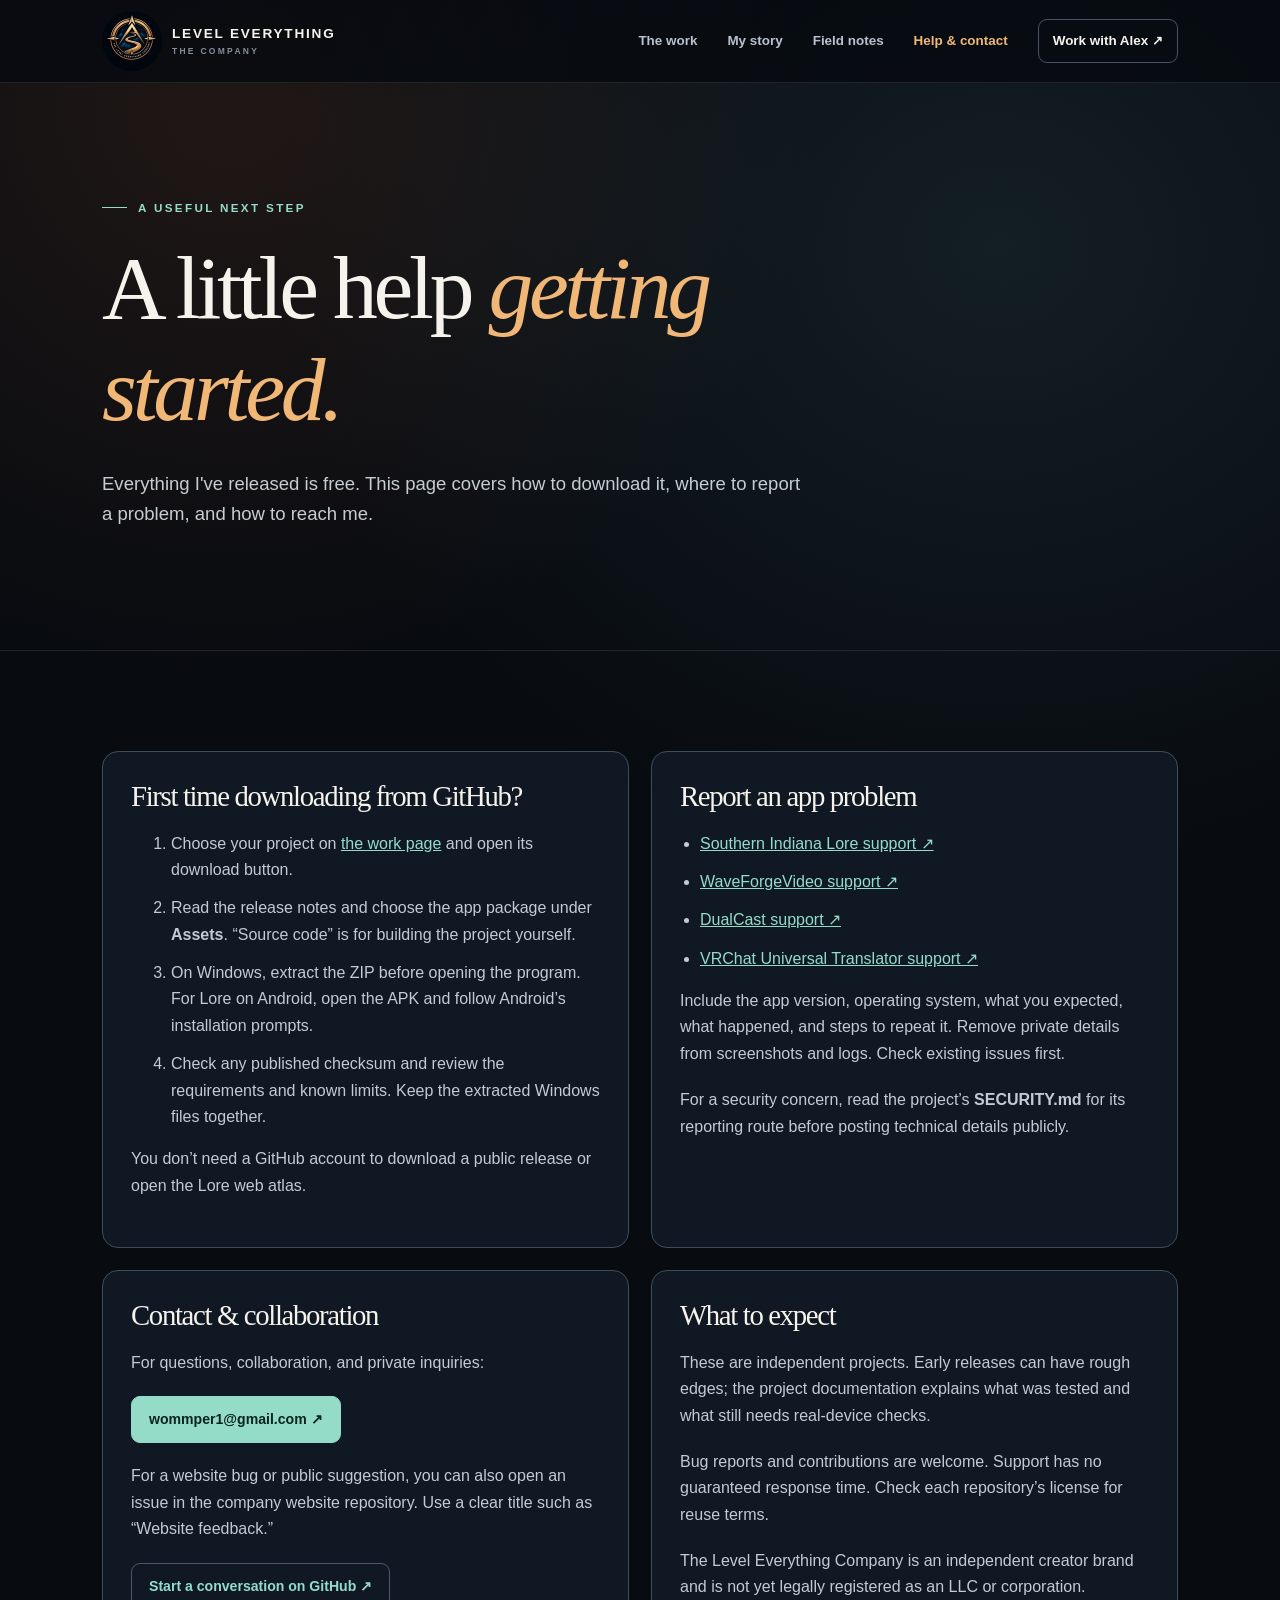
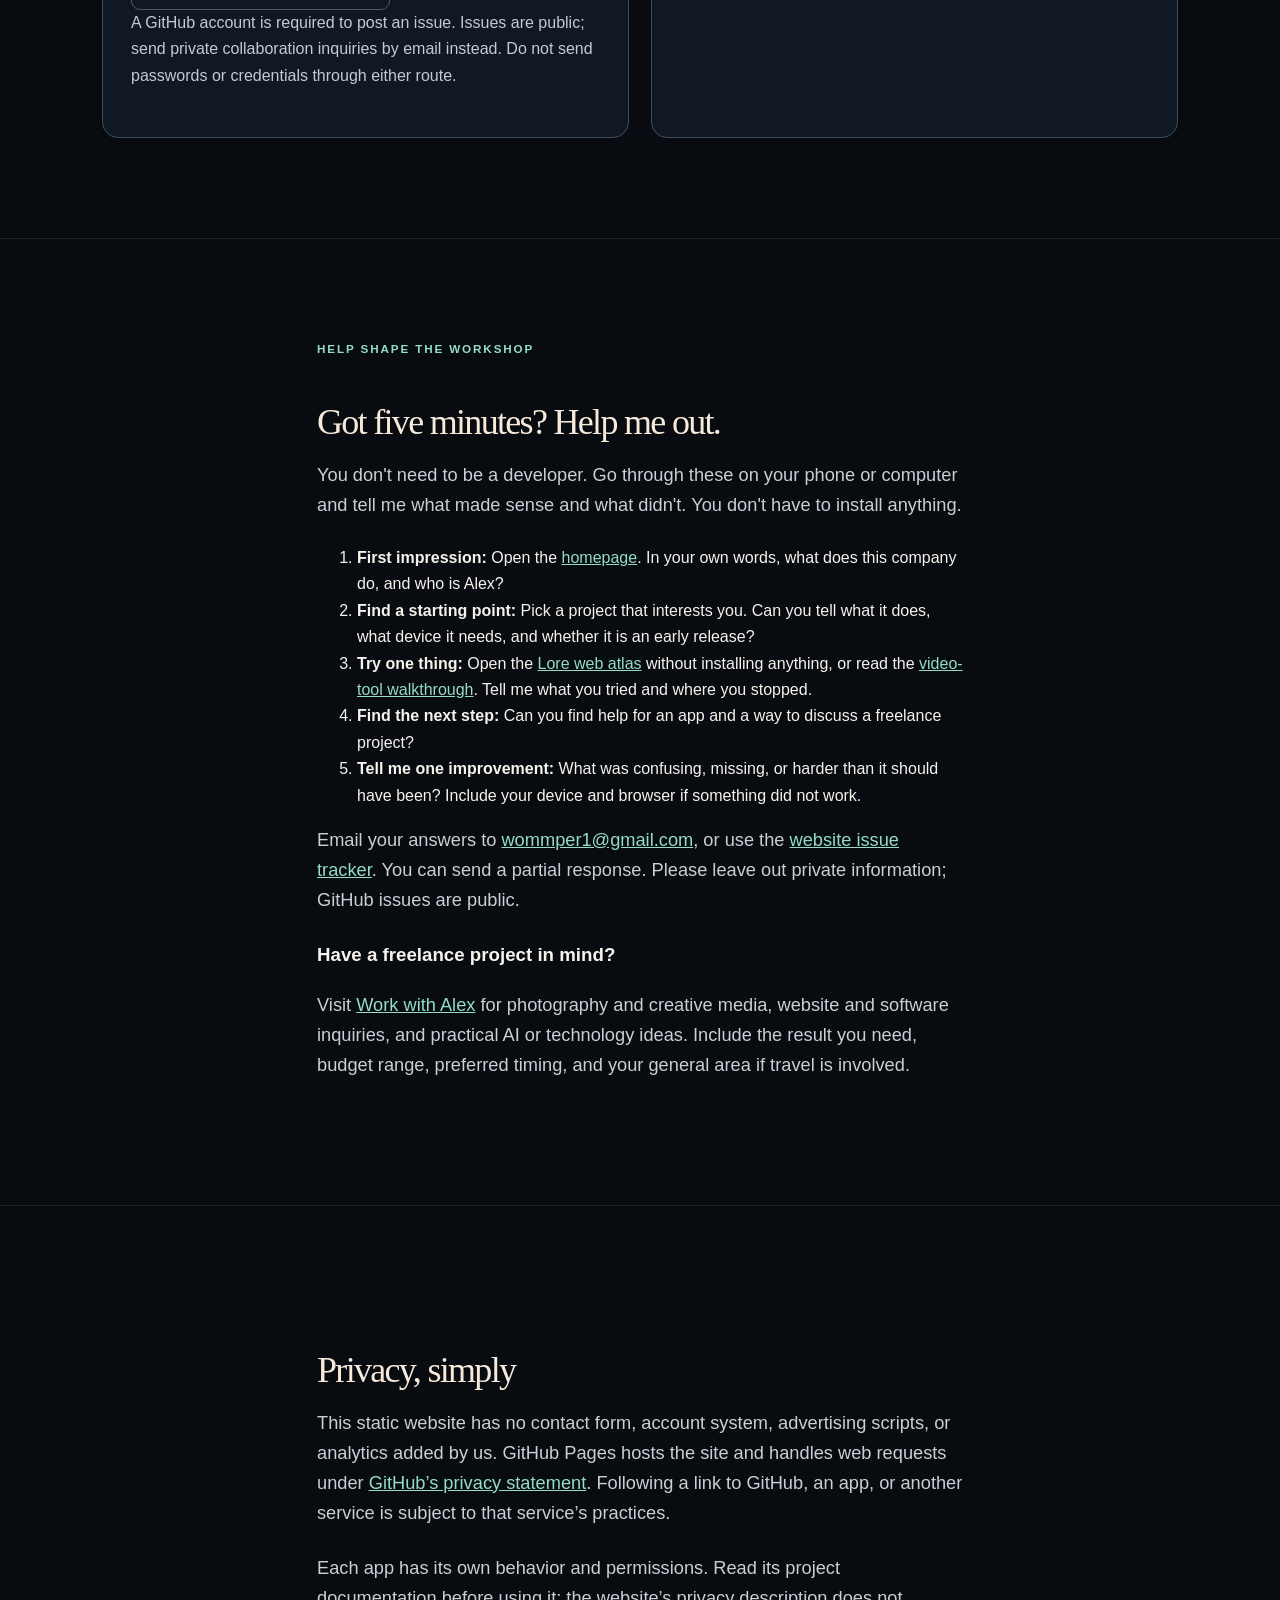
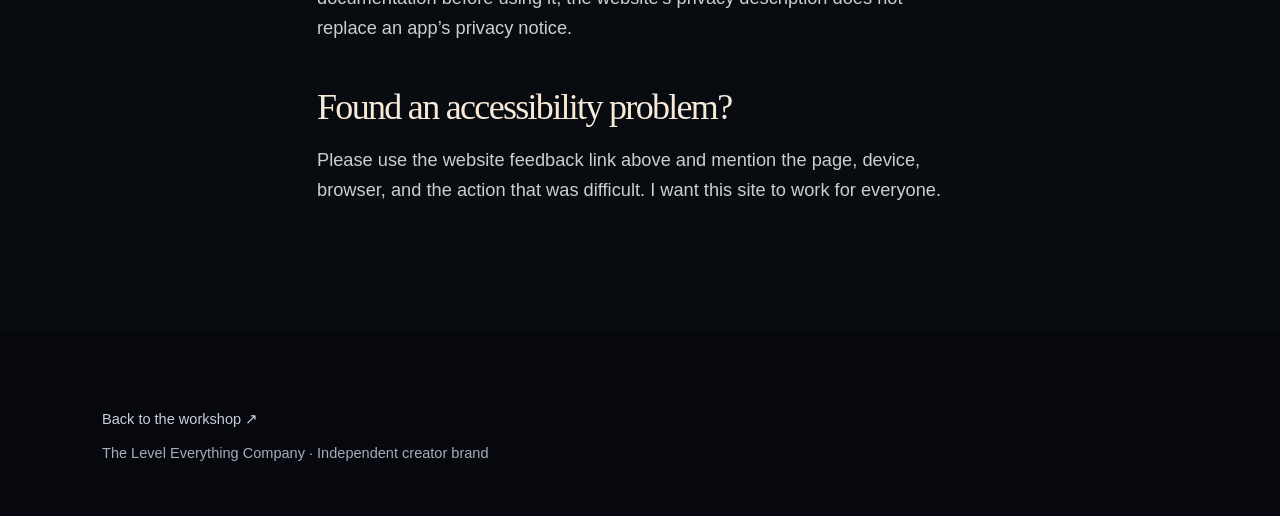
<file: help.html>
<!doctype html><html lang="en"><head><meta charset="utf-8"><meta name="viewport" content="width=device-width,initial-scale=1"><meta name="theme-color" content="#080b10"><title>Help &amp; Contact | The Level Everything Company</title><link rel="canonical" href="https://leveleverythingcompany.github.io/help.html"><link rel="icon" type="image/png" sizes="64x64" href="favicon.png"><link rel="apple-touch-icon" href="apple-touch-icon.png"><link rel="stylesheet" href="styles.css?v=6"><meta name="description" content="Find download instructions, supported platforms, bug reporting, and public contact routes for The Level Everything Company’s independent software."><meta property="og:type" content="website"><meta property="og:site_name" content="The Level Everything Company"><meta property="og:title" content="Help &amp; Contact | The Level Everything Company"><meta property="og:description" content="Find download instructions, supported platforms, bug reporting, and public contact routes for The Level Everything Company’s independent software."><meta property="og:url" content="https://leveleverythingcompany.github.io/help.html"><meta property="og:image" content="https://leveleverythingcompany.github.io/social-preview.png"><meta property="og:image:width" content="1200"><meta property="og:image:height" content="630"><meta property="og:image:alt" content="The Level Everything Company — No single skill tree. Software. Stories. Experiments."><meta name="twitter:card" content="summary_large_image"><meta name="twitter:title" content="Help &amp; Contact | The Level Everything Company"><meta name="twitter:description" content="Find download instructions, supported platforms, bug reporting, and public contact routes for The Level Everything Company’s independent software."><meta name="twitter:image" content="https://leveleverythingcompany.github.io/social-preview.png"></head><body><a class="skip" href="#main">Skip to content</a><header class="nav-wrap"><div class="container nav"><a class="brand" href="index.html"><img class="brand-logo" src="company-logo-small.jpg" alt="" width="60" height="60"><span>LEVEL EVERYTHING <small>THE COMPANY</small></span></a><nav class="nav-links" aria-label="Main navigation"><a href="index.html#work">The work</a><a href="story.html">My story</a><a href="field-notes.html">Field notes</a><a href="help.html" aria-current="page">Help &amp; contact</a><a class="nav-cta" href="index.html#hire">Work with Alex ↗</a></nav></div></header><main id="main" tabindex="-1"><div class="container page-hero"><div class="eyebrow">A useful next step</div><h1>A little help <em>getting started.</em></h1><p>Everything I've released is free. This page covers how to download it, where to report a problem, and how to reach me.</p></div><section class="section"><div class="container help-grid"><article class="help-card"><h2>First time downloading from GitHub?</h2><ol><li>Choose your project on <a href="index.html#work">the work page</a> and open its download button.</li><li>Read the release notes and choose the app package under <strong>Assets</strong>. “Source code” is for building the project yourself.</li><li>On Windows, extract the ZIP before opening the program. For Lore on Android, open the APK and follow Android’s installation prompts.</li><li>Check any published checksum and review the requirements and known limits. Keep the extracted Windows files together.</li></ol><p>You don’t need a GitHub account to download a public release or open the Lore web atlas.</p></article><article class="help-card"><h2>Report an app problem</h2><ul><li><a href="https://github.com/Wommper1/southern-indiana-lore/issues">Southern Indiana Lore support ↗</a></li><li><a href="https://github.com/Wommper1/WaveForgeVideo/issues">WaveForgeVideo support ↗</a></li><li><a href="https://github.com/Wommper1/DualCast/issues">DualCast support ↗</a></li><li><a href="https://github.com/Wommper1/VRChatUniversalTranslator/issues">VRChat Universal Translator support ↗</a></li></ul><p>Include the app version, operating system, what you expected, what happened, and steps to repeat it. Remove private details from screenshots and logs. Check existing issues first.</p><p>For a security concern, read the project’s <strong>SECURITY.md</strong> for its reporting route before posting technical details publicly.</p></article><article class="help-card"><h2>Contact &amp; collaboration</h2><p>For questions, collaboration, and private inquiries:</p><p><a class="button primary" href="mailto:wommper1@gmail.com">wommper1@gmail.com ↗</a></p><p>For a website bug or public suggestion, you can also open an issue in the company website repository. Use a clear title such as “Website feedback.”</p><a class="button" href="https://github.com/LevelEverythingCompany/leveleverythingcompany.github.io/issues">Start a conversation on GitHub ↗</a><p>A GitHub account is required to post an issue. Issues are public; send private collaboration inquiries by email instead. Do not send passwords or credentials through either route.</p></article><article class="help-card"><h2>What to expect</h2><p>These are independent projects. Early releases can have rough edges; the project documentation explains what was tested and what still needs real-device checks.</p><p>Bug reports and contributions are welcome. Support has no guaranteed response time. Check each repository’s license for reuse terms.</p><p>The Level Everything Company is an independent creator brand and is not yet legally registered as an LLC or corporation.</p></article></div></section><section id="visitor-check" class="section"><div class="container prose"><div class="small-label">Help shape the workshop</div><h2>Got five minutes? Help me out.</h2><p>You don't need to be a developer. Go through these on your phone or computer and tell me what made sense and what didn't. You don't have to install anything.</p><ol><li><strong>First impression:</strong> Open the <a href="index.html">homepage</a>. In your own words, what does this company do, and who is Alex?</li><li><strong>Find a starting point:</strong> Pick a project that interests you. Can you tell what it does, what device it needs, and whether it is an early release?</li><li><strong>Try one thing:</strong> Open the <a href="https://wommper1.github.io/southern-indiana-lore/">Lore web atlas</a> without installing anything, or read the <a href="field-notes.html#waveforge-walkthrough">video-tool walkthrough</a>. Tell me what you tried and where you stopped.</li><li><strong>Find the next step:</strong> Can you find help for an app and a way to discuss a freelance project?</li><li><strong>Tell me one improvement:</strong> What was confusing, missing, or harder than it should have been? Include your device and browser if something did not work.</li></ol><p>Email your answers to <a href="mailto:wommper1@gmail.com?subject=Website%20visitor%20feedback">wommper1@gmail.com</a>, or use the <a href="https://github.com/LevelEverythingCompany/leveleverythingcompany.github.io/issues">website issue tracker</a>. You can send a partial response. Please leave out private information; GitHub issues are public.</p><h3>Have a freelance project in mind?</h3><p>Visit <a href="index.html#hire">Work with Alex</a> for photography and creative media, website and software inquiries, and practical AI or technology ideas. Include the result you need, budget range, preferred timing, and your general area if travel is involved.</p></div></section><section class="section"><div class="container prose"><h2>Privacy, simply</h2><p>This static website has no contact form, account system, advertising scripts, or analytics added by us. GitHub Pages hosts the site and handles web requests under <a href="https://docs.github.com/en/site-policy/privacy-policies/github-general-privacy-statement">GitHub’s privacy statement</a>. Following a link to GitHub, an app, or another service is subject to that service’s practices.</p><p>Each app has its own behavior and permissions. Read its project documentation before using it; the website’s privacy description does not replace an app’s privacy notice.</p><h2>Found an accessibility problem?</h2><p>Please use the website feedback link above and mention the page, device, browser, and the action that was difficult. I want this site to work for everyone.</p></div></section></main><footer class="footer"><div class="container"><a href="index.html">Back to the workshop ↗</a><p>The Level Everything Company · Independent creator brand</p></div></footer></body></html>
</file>
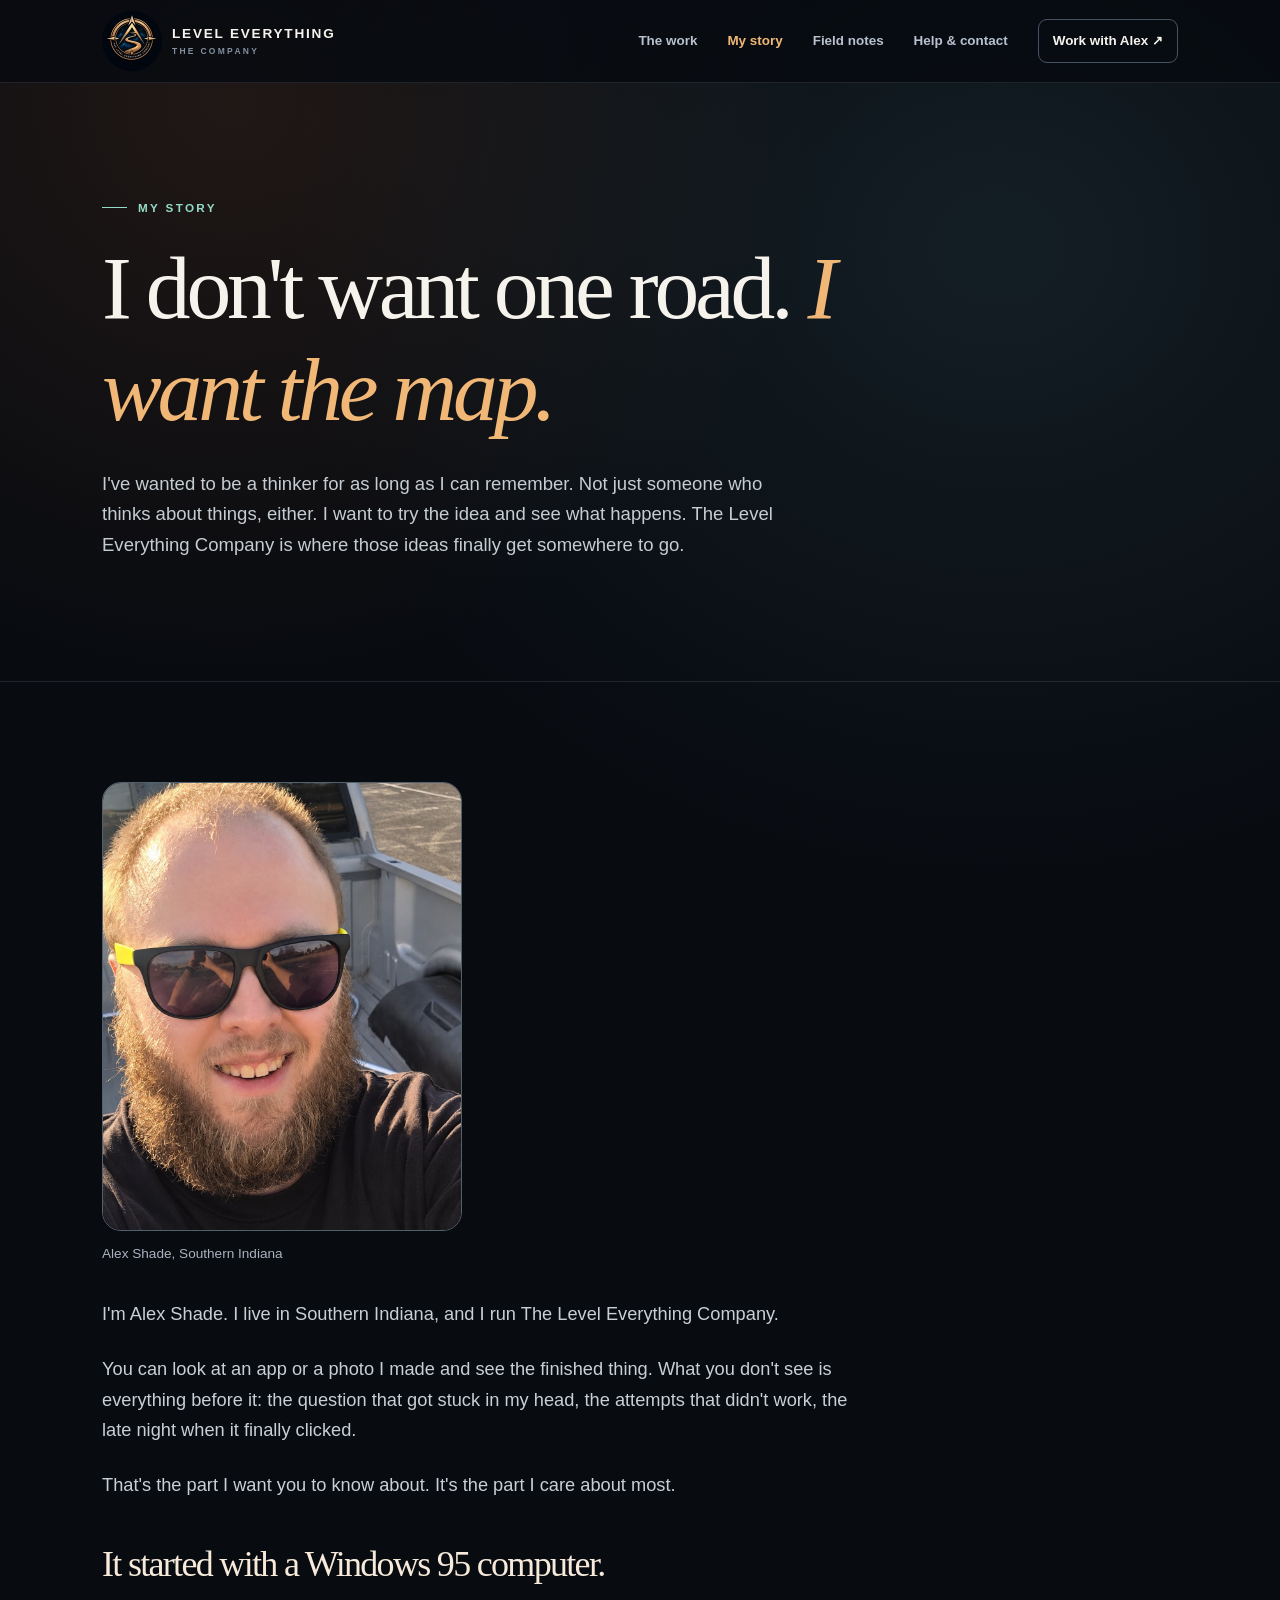
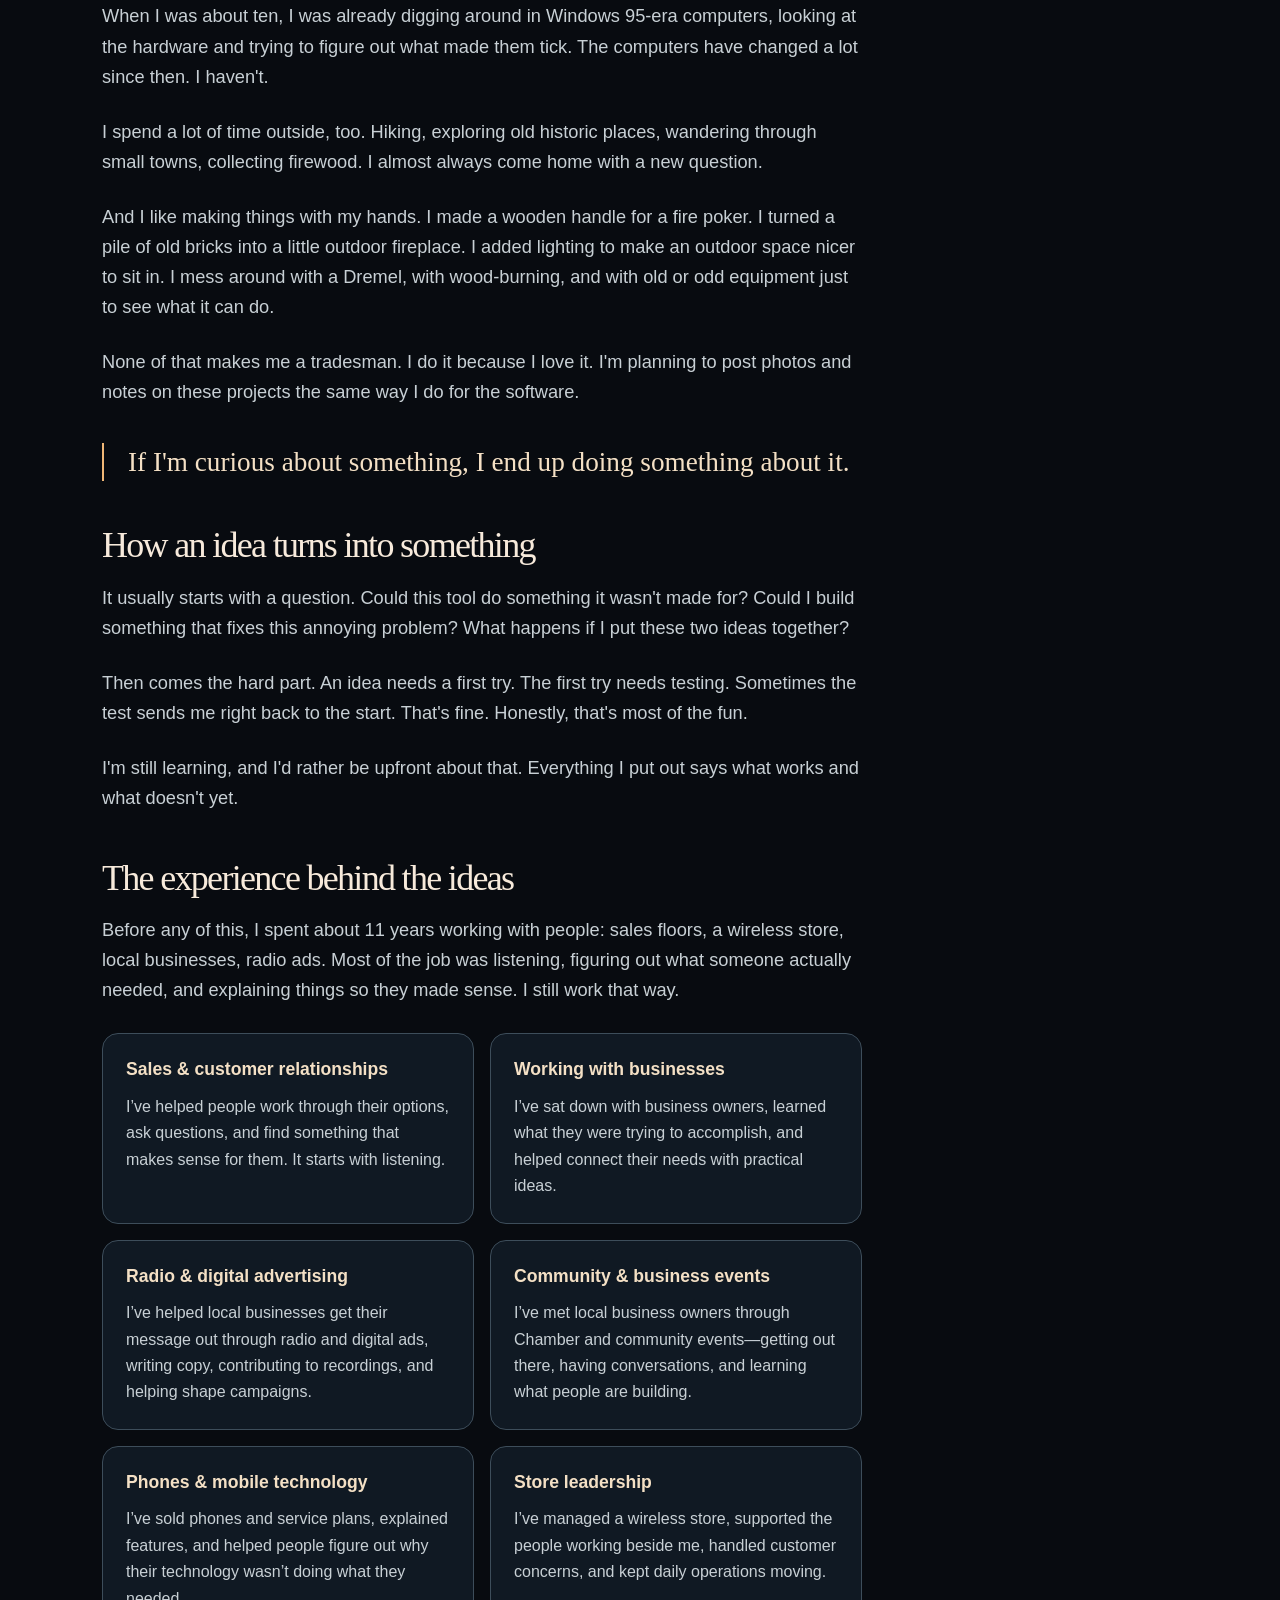
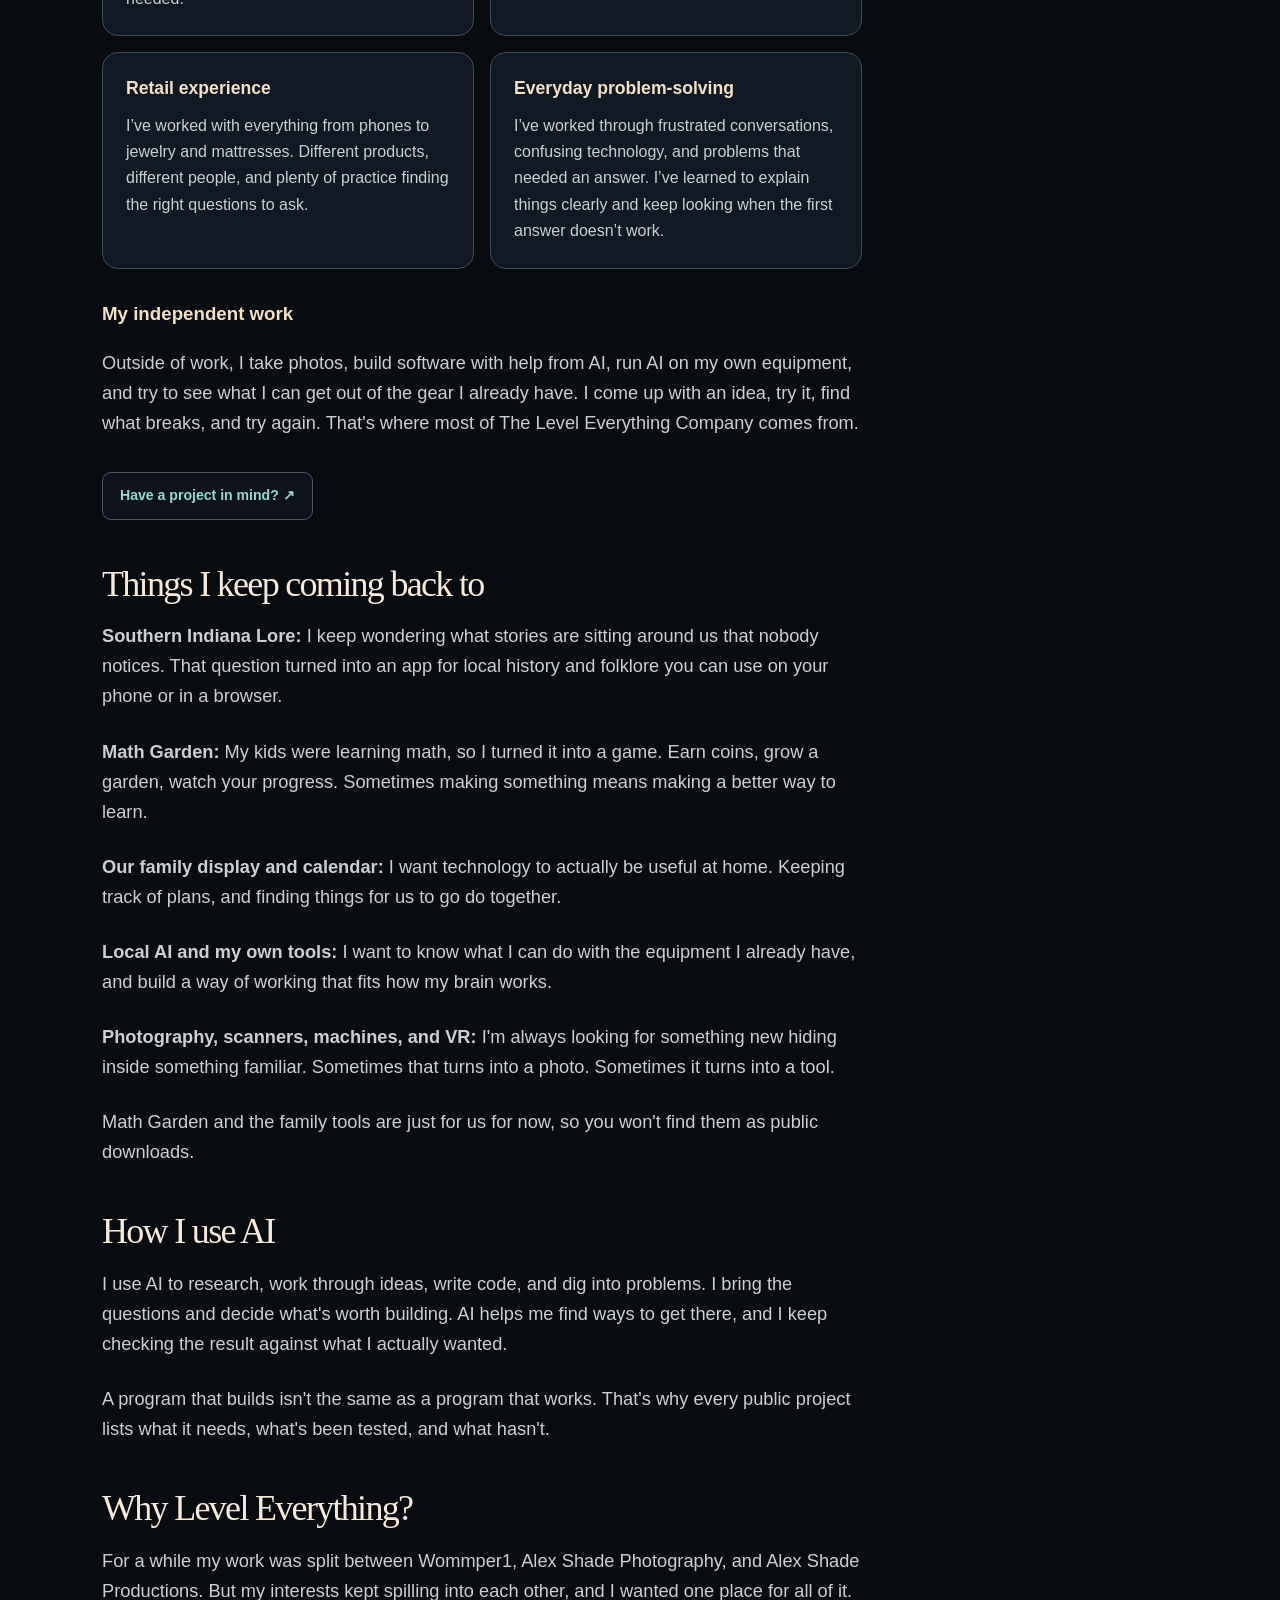
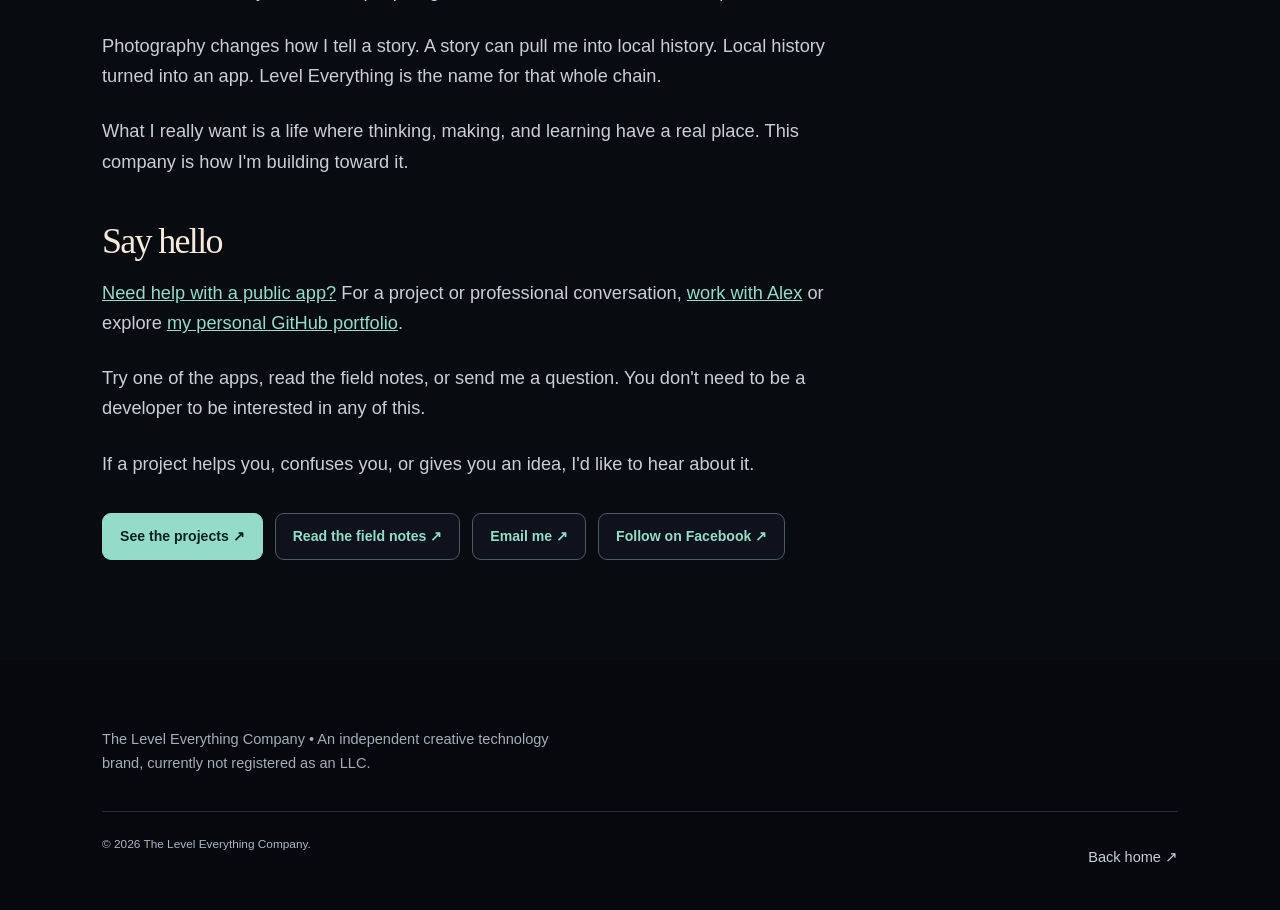
<file: story.html>
<!doctype html><html lang="en"><head><meta charset="utf-8"><meta name="viewport" content="width=device-width,initial-scale=1"><meta name="theme-color" content="#080b10"><title>My Story | The Level Everything Company</title><link rel="icon" type="image/png" sizes="64x64" href="favicon.png"><link rel="apple-touch-icon" href="apple-touch-icon.png"><link rel="stylesheet" href="styles.css?v=6"><link rel="canonical" href="https://leveleverythingcompany.github.io/story.html"><meta name="robots" content="index,follow"><meta name="description" content="Alex Shade’s story: taking apart Windows 95 computers at ten, 11 years of working with people, and the apps, photos, and handmade projects behind The Level Everything Company."><meta property="og:type" content="website"><meta property="og:site_name" content="The Level Everything Company"><meta property="og:title" content="My Story | The Level Everything Company"><meta property="og:description" content="Alex Shade’s story: taking apart Windows 95 computers at ten, 11 years of working with people, and the apps, photos, and handmade projects behind The Level Everything Company."><meta property="og:url" content="https://leveleverythingcompany.github.io/story.html"><meta property="og:image" content="https://leveleverythingcompany.github.io/social-preview.png"><meta property="og:image:width" content="1200"><meta property="og:image:height" content="630"><meta property="og:image:alt" content="The Level Everything Company — No single skill tree. Software. Stories. Experiments."><meta name="twitter:card" content="summary_large_image"><meta name="twitter:title" content="My Story | The Level Everything Company"><meta name="twitter:description" content="Alex Shade’s story: taking apart Windows 95 computers at ten, 11 years of working with people, and the apps, photos, and handmade projects behind The Level Everything Company."><meta name="twitter:image" content="https://leveleverythingcompany.github.io/social-preview.png"><style>.experience-grid{display:grid;grid-template-columns:repeat(2,minmax(0,1fr));gap:16px;margin:28px 0}.experience-card{min-width:0;padding:23px;border:1px solid #3d4d5a;border-radius:16px;background:#101923}.experience-card h3{margin:0 0 12px;color:#f4e0c5;font-size:1.1rem;line-height:1.4}.prose .experience-card p{font-size:1rem;margin:0}.experience-independent{margin-top:30px;color:#f4e0c5}@media(max-width:600px){.experience-grid{grid-template-columns:1fr}}</style></head><body><a class="skip" href="#main">Skip to content</a><header class="nav-wrap"><div class="container nav"><a class="brand" href="index.html"><img class="brand-logo" src="company-logo-small.jpg" alt="" width="60" height="60"><span>LEVEL EVERYTHING <small>THE COMPANY</small></span></a><nav class="nav-links" aria-label="Main navigation"><a href="index.html#work">The work</a><a href="story.html" aria-current="page">My story</a><a href="field-notes.html">Field notes</a><a href="help.html">Help &amp; contact</a><a class="nav-cta" href="index.html#hire">Work with Alex ↗</a></nav></div></header><main id="main" tabindex="-1"><div class="container page-hero"><div class="eyebrow">My story</div><h1>I don't want one road. <em>I want the map.</em></h1><p>I've wanted to be a thinker for as long as I can remember. Not just someone who thinks about things, either. I want to try the idea and see what happens. The Level Everything Company is where those ideas finally get somewhere to go.</p></div><section class="section"><div class="container"><div class="prose"><figure style="margin:0 0 34px;max-width:360px"><img src="alex-shade-portrait.jpg" width="1122" height="1402" alt="Alex Shade smiling outdoors, wearing sunglasses" loading="lazy" style="display:block;width:100%;height:auto;border-radius:19px;border:1px solid #52616c"><figcaption style="padding-top:12px;color:#aab3be;font-size:.85rem">Alex Shade, Southern Indiana</figcaption></figure><p>I'm Alex Shade. I live in Southern Indiana, and I run The Level Everything Company.</p><p>You can look at an app or a photo I made and see the finished thing. What you don't see is everything before it: the question that got stuck in my head, the attempts that didn't work, the late night when it finally clicked.</p><p>That's the part I want you to know about. It's the part I care about most.</p><section id="beyond-the-screen" aria-labelledby="beyond-heading" style="scroll-margin-top:110px"><h2 id="beyond-heading">It started with a Windows 95 computer.</h2><p>When I was about ten, I was already digging around in Windows 95-era computers, looking at the hardware and trying to figure out what made them tick. The computers have changed a lot since then. I haven't.</p><p>I spend a lot of time outside, too. Hiking, exploring old historic places, wandering through small towns, collecting firewood. I almost always come home with a new question.</p><p>And I like making things with my hands. I made a wooden handle for a fire poker. I turned a pile of old bricks into a little outdoor fireplace. I added lighting to make an outdoor space nicer to sit in. I mess around with a Dremel, with wood-burning, and with old or odd equipment just to see what it can do.</p><p>None of that makes me a tradesman. I do it because I love it. I'm planning to post photos and notes on these projects the same way I do for the software.</p><p class="highlight">If I'm curious about something, I end up doing something about it.</p></section><h2>How an idea turns into something</h2><p>It usually starts with a question. Could this tool do something it wasn't made for? Could I build something that fixes this annoying problem? What happens if I put these two ideas together?</p><p>Then comes the hard part. An idea needs a first try. The first try needs testing. Sometimes the test sends me right back to the start. That's fine. Honestly, that's most of the fun.</p><p>I'm still learning, and I'd rather be upfront about that. Everything I put out says what works and what doesn't yet.</p><section id="experience" aria-labelledby="experience-heading" style="scroll-margin-top:110px"><h2 id="experience-heading">The experience behind the ideas</h2><p>Before any of this, I spent about 11 years working with people: sales floors, a wireless store, local businesses, radio ads. Most of the job was listening, figuring out what someone actually needed, and explaining things so they made sense. I still work that way.</p><div class="experience-grid"><article class="experience-card"><h3>Sales &amp; customer relationships</h3><p>I’ve helped people work through their options, ask questions, and find something that makes sense for them. It starts with listening.</p></article><article class="experience-card"><h3>Working with businesses</h3><p>I’ve sat down with business owners, learned what they were trying to accomplish, and helped connect their needs with practical ideas.</p></article><article class="experience-card"><h3>Radio &amp; digital advertising</h3><p>I’ve helped local businesses get their message out through radio and digital ads, writing copy, contributing to recordings, and helping shape campaigns.</p></article><article class="experience-card"><h3>Community &amp; business events</h3><p>I’ve met local business owners through Chamber and community events—getting out there, having conversations, and learning what people are building.</p></article><article class="experience-card"><h3>Phones &amp; mobile technology</h3><p>I’ve sold phones and service plans, explained features, and helped people figure out why their technology wasn’t doing what they needed.</p></article><article class="experience-card"><h3>Store leadership</h3><p>I’ve managed a wireless store, supported the people working beside me, handled customer concerns, and kept daily operations moving.</p></article><article class="experience-card"><h3>Retail experience</h3><p>I’ve worked with everything from phones to jewelry and mattresses. Different products, different people, and plenty of practice finding the right questions to ask.</p></article><article class="experience-card"><h3>Everyday problem-solving</h3><p>I’ve worked through frustrated conversations, confusing technology, and problems that needed an answer. I’ve learned to explain things clearly and keep looking when the first answer doesn’t work.</p></article></div><h3 class="experience-independent">My independent work</h3><p>Outside of work, I take photos, build software with help from AI, run AI on my own equipment, and try to see what I can get out of the gear I already have. I come up with an idea, try it, find what breaks, and try again. That's where most of The Level Everything Company comes from.</p><div class="btn-row"><a class="button ghost" href="index.html#hire">Have a project in mind? ↗</a></div></section><h2>Things I keep coming back to</h2><p><strong>Southern Indiana Lore:</strong> I keep wondering what stories are sitting around us that nobody notices. That question turned into an app for local history and folklore you can use on your phone or in a browser.</p><p><strong>Math Garden:</strong> My kids were learning math, so I turned it into a game. Earn coins, grow a garden, watch your progress. Sometimes making something means making a better way to learn.</p><p><strong>Our family display and calendar:</strong> I want technology to actually be useful at home. Keeping track of plans, and finding things for us to go do together.</p><p><strong>Local AI and my own tools:</strong> I want to know what I can do with the equipment I already have, and build a way of working that fits how my brain works.</p><p><strong>Photography, scanners, machines, and VR:</strong> I'm always looking for something new hiding inside something familiar. Sometimes that turns into a photo. Sometimes it turns into a tool.</p><p>Math Garden and the family tools are just for us for now, so you won't find them as public downloads.</p><h2>How I use AI</h2><p>I use AI to research, work through ideas, write code, and dig into problems. I bring the questions and decide what's worth building. AI helps me find ways to get there, and I keep checking the result against what I actually wanted.</p><p>A program that builds isn't the same as a program that works. That's why every public project lists what it needs, what's been tested, and what hasn't.</p><h2>Why Level Everything?</h2><p>For a while my work was split between Wommper1, Alex Shade Photography, and Alex Shade Productions. But my interests kept spilling into each other, and I wanted one place for all of it.</p><p>Photography changes how I tell a story. A story can pull me into local history. Local history turned into an app. Level Everything is the name for that whole chain.</p><p>What I really want is a life where thinking, making, and learning have a real place. This company is how I'm building toward it.</p><h2>Say hello</h2><p><a href="help.html">Need help with a public app?</a> For a project or professional conversation, <a href="index.html#hire">work with Alex</a> or explore <a href="https://github.com/Wommper1">my personal GitHub portfolio</a>.</p><p>Try one of the apps, read the field notes, or send me a question. You don't need to be a developer to be interested in any of this.</p><p>If a project helps you, confuses you, or gives you an idea, I'd like to hear about it.</p><div class="btn-row"><a class="button primary" href="index.html#work">See the projects ↗</a><a class="button ghost" href="field-notes.html">Read the field notes ↗</a><a class="button ghost" href="mailto:wommper1@gmail.com">Email me ↗</a><a class="button ghost" href="https://www.facebook.com/profile.php?id=61595716748531" target="_blank" rel="noopener noreferrer">Follow on Facebook ↗</a></div></div></div></section></main><footer class="footer"><div class="container"><p>The Level Everything Company • An independent creative technology brand, currently not registered as an LLC.</p><div class="footer-bottom"><span>© <span data-year>2026</span> The Level Everything Company.</span><a href="index.html">Back home ↗</a></div></div></footer><script src="site.js?v=3" defer></script></body></html>
</file>
<file: styles.css>
:root{color-scheme:dark;--bg:#080b10;--bg2:#0d121b;--panel:#101721;--paper:#161923;--line:#2b3442;--text:#f6f3ed;--muted:#aab3be;--soft:#82909f;--ember:#f0b777;--mint:#94dcc8;--mint2:#4d9e91;--radius:19px;--max:1190px}
*{box-sizing:border-box}
html{scroll-behavior:smooth}
body{margin:0;color:var(--text);background:var(--bg);font-family:Inter,"Segoe UI",Arial,sans-serif;line-height:1.65;-webkit-font-smoothing:antialiased;overflow-x:hidden}
body:before{content:'';position:absolute;inset:0 0 auto;z-index:-1;height:1120px;pointer-events:none;background:radial-gradient(ellipse at 78% 22%,rgba(56,94,105,.23),transparent 51%),radial-gradient(ellipse at 18% 9%,rgba(196,109,60,.13),transparent 40%)}
::selection{background:var(--mint);color:#041310}
a{color:inherit}
a:focus-visible,button:focus-visible{outline:3px solid var(--ember);outline-offset:4px}
button{font:inherit}p{margin:0 0 1.25rem}.container{max-width:var(--max);margin:0 auto;padding:0 clamp(21px,5vw,57px)}
.skip{position:absolute;left:12px;top:-60px;z-index:99;background:var(--ember);color:#111;padding:10px 14px}.skip:focus{top:10px}
.nav-wrap{position:relative;border-bottom:1px solid rgba(187,200,213,.12);background:rgba(7,10,16,.84)}.nav{min-height:82px;display:flex;align-items:center;justify-content:space-between;gap:24px}.brand{display:inline-flex;text-decoration:none;align-items:center;gap:12px;letter-spacing:.13em;line-height:1.32;font-weight:850;font-size:.85rem}.brand-mark{width:37px;height:37px;border:1px solid rgba(240,183,119,.75);border-radius:10px;display:grid;place-items:center;color:var(--ember);font-size:1rem;letter-spacing:-.16em;padding-right:.16em;transform:rotate(-4deg)}.brand small{display:block;letter-spacing:.27em;font-weight:650;font-size:.53rem;color:var(--soft);margin-top:3px}.nav-links{display:flex;gap:clamp(13px,2.5vw,30px);align-items:center}.nav-links a{font-size:.84rem;font-weight:650;color:#b8c1ce;text-decoration:none;transition:color .2s}.nav-links a:hover,.nav-links a[aria-current="page"]{color:var(--ember)}.nav-links .nav-cta{border:1px solid #455362;color:var(--text);padding:10px 14px;border-radius:9px}
.eyebrow{display:flex;align-items:center;gap:11px;font-weight:750;font-size:.73rem;color:var(--mint);text-transform:uppercase;letter-spacing:.2em}.eyebrow:before{content:'';display:inline-block;width:25px;height:1px;background:var(--mint)}
.hero{min-height:715px;display:grid;grid-template-columns:minmax(0,1.22fr) minmax(330px,.78fr);align-items:center;gap:clamp(15px,3vw,56px);padding-top:80px;padding-bottom:88px}
.hero h1{font-family:"Iowan Old Style","Palatino Linotype",Georgia,serif;font-size:clamp(3.1rem,6.4vw,6.45rem);line-height:1.035;letter-spacing:-.057em;font-weight:500;margin:26px 0 24px;max-width:790px}.hero h1 em{color:var(--ember);font-style:italic}.hero .intro{max-width:630px;font-size:clamp(1.05rem,1.75vw,1.26rem);color:#c6c9cd;line-height:1.72}.btn-row{display:flex;flex-wrap:wrap;gap:12px;margin-top:34px}.button{display:inline-flex;align-items:center;justify-content:center;gap:10px;text-decoration:none;font-size:.88rem;font-weight:760;min-height:47px;border-radius:9px;padding:11px 17px;border:1px solid #4d5968;transition:transform .18s,border-color .18s,background .18s}.button:hover{transform:translateY(-2px);border-color:var(--ember)}.button.primary{background:var(--mint);color:#09241f;border-color:var(--mint)}.button.primary:hover{background:#b9f5e3}.button.ghost{background:rgba(16,22,33,.7)}
.under-hero{display:flex;gap:15px;align-items:center;flex-wrap:wrap;margin-top:43px;color:#8695a6;font-size:.77rem;letter-spacing:.08em;text-transform:uppercase}.under-hero .dot{width:5px;height:5px;border-radius:50%;background:var(--ember)}
.orbit{aspect-ratio:1/1.12;min-height:425px;position:relative;display:flex;align-items:center;justify-content:center}.orbit:before{position:absolute;content:'';width:100%;aspect-ratio:1;border:1px solid #344252;border-radius:50%;opacity:.7;background:repeating-radial-gradient(circle at center,transparent 0px,transparent 60px,rgba(146,181,191,.09) 61px,transparent 62px),linear-gradient(65deg,transparent,rgba(124,210,187,.07));box-shadow:0 0 120px rgba(26,92,91,.1)}.orbit:after{content:'';position:absolute;inset:7% 9%;background:linear-gradient(transparent 49.8%,rgba(121,179,180,.12) 50%,transparent 50.2%),linear-gradient(90deg,transparent 49.8%,rgba(121,179,180,.12) 50%,transparent 50.2%);transform:rotate(-19deg);pointer-events:none}.orbit-ring{position:absolute;width:80%;aspect-ratio:1;border:1px dashed #3a4b57;border-radius:50%;transform:rotate(-24deg)}.orbit-ring:before{content:'';position:absolute;background:var(--ember);box-shadow:0 0 25px rgba(240,183,119,.6);width:8px;height:8px;border-radius:50%;top:14%;left:14%}.orbit-core{width:57%;aspect-ratio:1;border-radius:50%;border:1px solid rgba(147,217,201,.25);background:radial-gradient(circle at 36% 28%,rgba(240,183,119,.21),transparent 39%),radial-gradient(circle at 65% 70%,#224249,#0b1c28 65%,#08131c);box-shadow:inset 0 0 60px rgba(135,215,201,.07),0 0 75px rgba(17,87,91,.2);position:relative;display:grid;place-items:center}.orbit-core .big-e{font-family:Georgia,serif;font-size:clamp(4.5rem,9vw,8.5rem);font-weight:normal;color:#c9ded7;opacity:.86;line-height:1;letter-spacing:-.18em;padding-right:.2em}.orbit-badge{position:absolute;z-index:3;background:rgba(18,26,36,.92);border:1px solid #3a4952;border-radius:10px;color:#c3cbcb;padding:12px 16px;backdrop-filter:blur(12px);font-size:.7rem;letter-spacing:.09em;text-transform:uppercase}.orbit-badge b{display:block;color:var(--ember);font-size:.85rem;letter-spacing:.03em}.orbit-badge.top{right:-8px;top:14%}.orbit-badge.bottom{left:0;bottom:13%}
.section{border-top:1px solid rgba(175,185,198,.14);padding:100px 0}.section-head{display:grid;grid-template-columns:1fr 1.8fr;gap:55px;margin-bottom:46px}.section-number{color:var(--ember);font-size:.75rem;letter-spacing:.16em;text-transform:uppercase;font-weight:700}.section h2,.page-hero h1{font-family:"Iowan Old Style",Georgia,serif;font-weight:500;letter-spacing:-.047em;line-height:1.13}.section h2{font-size:clamp(2.35rem,4.4vw,4.4rem);margin:0 0 18px}.section-lead{color:#b7c0c9;font-size:1.12rem;max-width:740px}
.story-panel{display:grid;grid-template-columns:1.15fr .85fr;gap:55px;align-items:center}.story-words p{color:#ccd0d3;font-size:1.1rem}.story-words .pull{font-family:Georgia,serif;font-size:clamp(1.7rem,3.3vw,2.95rem);line-height:1.3;color:#f4e9dc;letter-spacing:-.035em;margin:0 0 30px}.story-words .pull strong{font-weight:normal;color:var(--ember)}.journal{position:relative;padding:38px 34px 34px;border:1px solid #6c594f;background:linear-gradient(165deg,#292622,#171c23 85%);border-radius:4px;transform:rotate(1.2deg);box-shadow:20px 25px 70px rgba(0,0,0,.25)}.journal:before{content:'';position:absolute;top:16px;left:20px;right:20px;border-top:1px solid rgba(251,213,162,.17)}.journal .label{font-family:monospace;letter-spacing:.16em;font-size:.67rem;color:var(--ember);text-transform:uppercase}.journal blockquote{font-family:"Iowan Old Style",Georgia,serif;font-size:clamp(1.55rem,2.8vw,2.55rem);line-height:1.27;letter-spacing:-.025em;margin:20px 0 28px;color:#f2e4d2}.journal .signature{font-size:.88rem;color:#adbbbe}.sigline{width:42px;height:1px;background:var(--ember);margin:0 0 14px}
.project-controls{display:flex;gap:9px;flex-wrap:wrap;margin:25px 0 29px}.filter-button{border:1px solid #3d4651;color:#b9c3ce;background:#101722;padding:9px 15px;border-radius:100px;cursor:pointer;font-size:.84rem}.filter-button[aria-pressed="true"]{border-color:var(--mint);color:#071b18;background:var(--mint);font-weight:750}.project-grid{display:grid;grid-template-columns:repeat(2,minmax(0,1fr));gap:18px}.project{background:linear-gradient(145deg,#131c28,#10151e);border:1px solid #303f50;border-radius:var(--radius);padding:30px;display:flex;flex-direction:column;min-height:315px;position:relative;overflow:hidden;transition:border-color .2s,transform .2s}.project:hover{transform:translateY(-3px);border-color:#638980}.project[hidden]{display:none}.project:before{content:'';position:absolute;right:-40px;top:-55px;border-radius:50%;width:190px;height:190px;border:1px solid rgba(149,203,196,.10);box-shadow:0 0 0 35px rgba(149,203,196,.035),0 0 0 72px rgba(149,203,196,.025)}.project .tag{font-size:.68rem;text-transform:uppercase;letter-spacing:.15em;font-weight:720;color:var(--mint)}.project h3{font-family:Georgia,serif;font-size:clamp(1.4rem,2vw,2rem);font-weight:normal;margin:35px 0 12px;max-width:80%;line-height:1.18}.project p{color:#bac4cd;max-width:445px;font-size:.94rem}.project a{margin-top:auto;color:var(--ember);font-weight:750;text-decoration:none;font-size:.9rem;align-self:flex-start}.project a:hover{text-decoration:underline}.project .tiny{color:#7c8a9a;font-size:.72rem;margin-top:8px}
.principles{display:grid;grid-template-columns:repeat(3,minmax(0,1fr));gap:24px}.principle{border-left:1px solid #56656e;padding:8px 10px 10px 24px}.principle .icon{font-size:1.9rem;color:var(--ember);font-family:Georgia,serif}.principle h3{font-size:1.07rem;margin:12px 0 9px}.principle p{font-size:.94rem;color:#bac2c9}
.past{display:grid;grid-template-columns:1fr 1fr;gap:60px}.path{border-left:1px solid #56626b;padding-left:25px;margin:17px 0}.path-item{position:relative;padding:0 0 35px}.path-item:last-child{padding-bottom:0}.path-item:before{content:'';position:absolute;width:7px;height:7px;border-radius:50%;border:2px solid var(--ember);background:var(--bg);left:-31px;top:7px}.path-item h3{margin:0 0 8px;font-size:1.1rem}.path-item span{font-size:.72rem;letter-spacing:.16em;color:var(--mint);text-transform:uppercase}.path-item p{color:#b8c0c7;font-size:.92rem;margin-top:9px}.future-card{border:1px solid #52616c;border-radius:19px;padding:40px;background:radial-gradient(circle at 85% 15%,rgba(126,215,190,.11),transparent 55%),#101923}.future-card p{color:#c4cbcf}.future-card .stamp{font-size:.7rem;letter-spacing:.2em;text-transform:uppercase;color:var(--ember);margin-bottom:17px}.future-card h3{font-family:Georgia,serif;font-size:2.1rem;font-weight:normal;line-height:1.22;margin:0 0 16px}
.note-band{background:linear-gradient(120deg,#172524,#101923);border-top:1px solid #304a4c;border-bottom:1px solid #304a4c}.note-inner{display:flex;align-items:center;justify-content:space-between;gap:35px;padding-top:46px;padding-bottom:45px}.note-inner strong{font-family:Georgia,serif;font-weight:normal;font-size:clamp(1.5rem,2.7vw,2.5rem);line-height:1.23}.note-inner p{margin:12px 0 0;color:#b7c6c4}.note-inner .button{flex-shrink:0}
.signal{display:flex;gap:20px;align-items:start;justify-content:space-between;margin:27px 0 0;border:1px solid #3a4c52;border-radius:14px;padding:20px 23px;background:#0f1821}.signal .callout{font-family:Georgia,serif;color:#f1d9b9;font-size:clamp(1.1rem,2vw,1.4rem);margin:3px 0 0}.signal .mini{font-size:.71rem;color:var(--mint);letter-spacing:.15em;text-transform:uppercase}.signal button{border:1px solid #6c807f;border-radius:50%;background:#192a2c;color:#cff2e5;width:43px;height:43px;cursor:pointer;font-size:1.5rem;flex-shrink:0}.signal button:hover{background:#28413c}
.footer{padding:67px 0 31px;background:#06080d}.footer-grid{display:grid;grid-template-columns:2fr 1fr 1fr;gap:40px}.footer h3{font-size:.82rem;text-transform:uppercase;color:var(--ember);letter-spacing:.15em;margin:0 0 14px}.footer a{color:#c6cfda;text-decoration:none;font-size:.91rem;display:block;margin:10px 0}.footer a:hover{color:var(--ember)}.footer p{color:#a2aeb9;font-size:.91rem;max-width:490px}.footer small{font-size:.72rem;color:#86929f}.footer-bottom{border-top:1px solid #26303b;display:flex;justify-content:space-between;gap:10px;flex-wrap:wrap;margin-top:36px;padding-top:23px;color:#778899;font-size:.74rem}
.page-hero{padding-top:115px;padding-bottom:100px}.page-hero h1{font-size:clamp(3.2rem,7vw,6.5rem);margin:20px 0 29px;max-width:850px}.page-hero h1 em{font-style:italic;color:var(--ember)}.page-hero p{font-size:1.16rem;color:#c5cdd2;max-width:700px}.prose{max-width:760px}.prose p{font-size:1.14rem;color:#c8d0d5;margin:0 0 25px}.prose h2{font-family:Georgia,serif;font-size:2.25rem;font-weight:normal;color:#f7eadb;margin:44px 0 17px}.prose .highlight{font-size:1.7rem;line-height:1.4;color:#f4e0c5;font-family:Georgia,serif;border-left:2px solid var(--ember);padding-left:24px;margin:36px 0}.prose a{color:var(--mint)}.small-label{color:var(--mint);letter-spacing:.16em;text-transform:uppercase;font-size:.73rem;font-weight:750}.note-article{background:#111822;border:1px solid #30404c;border-radius:18px;padding:clamp(24px,5vw,56px);max-width:860px}.note-article h2{font-family:Georgia,serif;font-size:clamp(2rem,4vw,3rem);font-weight:normal;margin:10px 0 24px}.note-article p{font-size:1.06rem;line-height:1.82;color:#cbd0d2}.note-article .subnote{font-size:.85rem;color:#95a6b2}
@media(max-width:1000px){.hero{grid-template-columns:1fr;min-height:0;padding-top:80px}.orbit{max-width:520px;width:100%;margin:-5px auto -35px;min-height:375px}.orbit-badge.top{right:5%}.orbit-badge.bottom{left:6%}.section-head{grid-template-columns:1fr;gap:5px}.story-panel{grid-template-columns:1fr;gap:32px}.journal{max-width:600px}.past{grid-template-columns:1fr;gap:32px}}
@media(max-width:680px){.nav{align-items:flex-start;flex-wrap:wrap;padding-top:16px;padding-bottom:16px}.nav-links{width:100%;justify-content:space-between;gap:8px}.nav-links a{font-size:.73rem}.nav-links .nav-cta{padding:7px 10px}.hero{padding-top:68px;padding-bottom:72px}.hero h1{font-size:clamp(3rem,11.5vw,5rem)}.orbit{min-height:300px;max-width:380px;margin:10px auto -20px}.orbit-badge{font-size:.57rem;padding:9px 10px}.orbit-badge b{font-size:.69rem}.section{padding:72px 0}.section-head{margin-bottom:29px}.project-grid,.principles{grid-template-columns:1fr}.project{min-height:270px;padding:25px}.project h3{margin-top:25px}.past{gap:18px}.future-card{padding:29px}.note-inner{display:block}.note-inner .button{margin-top:24px}.footer-grid{grid-template-columns:1fr 1fr;gap:28px}.footer-grid>div:first-child{grid-column:span 2}.signal{align-items:center}}
@media(prefers-reduced-motion:reduce){html{scroll-behavior:auto}*,*:before,*:after{transition:none!important;animation:none!important}}

/* Project previews and practical visitor guidance */
.project:before{pointer-events:none}.project h3{max-width:100%;margin:20px 0 12px}.status{align-self:flex-start;border:1px solid #526d68;border-radius:6px;padding:4px 9px;color:#bde9db;font-size:.75rem;margin-bottom:16px}.project-preview{margin:0 0 20px;background:#080e16;border:1px solid #334352;border-radius:10px;overflow:hidden}.project-preview a{display:block;margin:0;width:100%}.project-preview img{display:block;width:100%;height:270px;object-fit:contain;background:#080e16}.project-preview figcaption{padding:10px 13px;font-size:.75rem;color:#b2bfcb}.project-visual{min-height:270px;border:1px solid #334352;background:radial-gradient(ellipse at center,#213d42,#0b1420);border-radius:10px;display:flex;flex-direction:column;align-items:center;justify-content:center;gap:15px;text-align:center;margin-bottom:20px}.project-visual span{color:var(--mint);font-size:.8rem;letter-spacing:.08em}.project-visual strong{font-family:Georgia,serif;font-size:1.8rem;font-weight:400}.project-visual small{font-size:.72rem;color:#b2bfcb}.project .requirements{font-size:.85rem;color:#c2cbd4}.project-actions{display:flex;flex-wrap:wrap;gap:10px;margin-top:auto}.project .button{margin:0;font-size:.81rem;color:var(--text)}.project .button.primary{color:#09241f}.project-links{display:flex;flex-wrap:wrap;gap:18px;margin:18px 0}.project-links a{margin:0;min-height:35px;display:inline-flex;align-items:center}details{border-top:1px solid #3d4d5a;padding:14px 0;margin-top:12px}summary{cursor:pointer;color:var(--mint);font-weight:650;min-height:44px;display:list-item;padding:8px 0}details p{font-size:.88rem!important;margin:12px 0}details a{display:inline-block;min-height:44px}.filter-status{font-size:.85rem;color:#b2bfcb}.help-grid{display:grid;grid-template-columns:1fr 1fr;gap:22px}.help-card{border:1px solid #3d4d5a;background:#101923;padding:28px;border-radius:16px}.help-card h2{font-size:1.8rem}.help-card p,.help-card li{color:#c2cbd4}.help-card a{color:var(--mint)}.help-card li{margin-bottom:12px}.help-card ul{padding-left:20px}.note-article+.note-article{margin-top:30px}.nav-links a,.filter-button{min-height:44px;display:inline-flex;align-items:center}figure img{max-width:100%}img{height:auto}a{overflow-wrap:anywhere}main:focus{outline:none}
@media(max-width:680px){.help-grid{grid-template-columns:1fr}.project-actions{flex-direction:column}.project .button{width:100%;align-self:stretch}.project-preview img{height:230px}.nav-links{flex-wrap:wrap}.hero h1{font-size:clamp(2.7rem,11.5vw,5rem)}.eyebrow{font-size:.64rem;letter-spacing:.14em}.project{padding:22px}.project-preview a{width:100%}}

/* Narrow screens, keyboard focus, and motion preferences */
html{scroll-padding-top:24px}section[id],main[id]{scroll-margin-top:24px}.project-actions a:focus-visible,summary:focus-visible{outline:3px solid var(--ember);outline-offset:4px}.project-preview{aspect-ratio:auto}.help-card{min-width:0}.help-card .button{white-space:normal;max-width:100%}.project .tiny,.footer small,.footer-bottom{color:#aab8c6}.nav-links a{white-space:normal}main{min-width:0}
@media(max-width:380px){.container{padding-left:18px;padding-right:18px}.hero h1{font-size:2.6rem}.brand{font-size:.75rem}.under-hero{gap:10px}.nav-links{gap:4px 12px}.nav-links a{font-size:.76rem}.project{padding:18px}.project-links{gap:12px}.project-controls{gap:7px}.filter-button{padding:9px 12px}.orbit{min-height:260px}.orbit-badge{padding:8px}.help-card{padding:22px}.page-hero h1{font-size:2.8rem}}
@media(prefers-reduced-motion:reduce){*,*:before,*:after{scroll-behavior:auto!important;transition:none!important;animation:none!important}}


/* Approved compass badge and public contact */
.brand-logo{display:block;width:60px;height:60px;object-fit:contain;flex-shrink:0;border-radius:50%}.brand{gap:10px}.hero-logo{display:flex;align-items:center;justify-content:center;min-width:0}.hero-logo img{width:100%;max-width:490px;height:auto;display:block;border-radius:16px;filter:drop-shadow(0 12px 35px rgba(0,0,0,.25))}.hero{grid-template-columns:minmax(0,1.22fr) minmax(0,.88fr)}
@media(max-width:1000px){.hero{grid-template-columns:1fr}.hero-logo{max-width:430px;width:100%;margin:0 auto}}
@media(max-width:680px){.brand-logo{width:52px;height:52px}.hero-logo{max-width:330px}.brand{font-size:.8rem}}

.hero .motto{margin:0 0 28px;padding-left:18px;border-left:3px solid var(--ember);max-width:640px}
.hero .motto-label{display:block;font-size:.7rem;font-weight:750;letter-spacing:.18em;text-transform:uppercase;color:var(--mint);margin-bottom:6px}
.hero .motto-line{display:block;font-family:"Iowan Old Style","Palatino Linotype",Georgia,serif;font-style:italic;font-size:clamp(1.35rem,2.6vw,1.95rem);line-height:1.3;color:var(--ember)}
</file>
